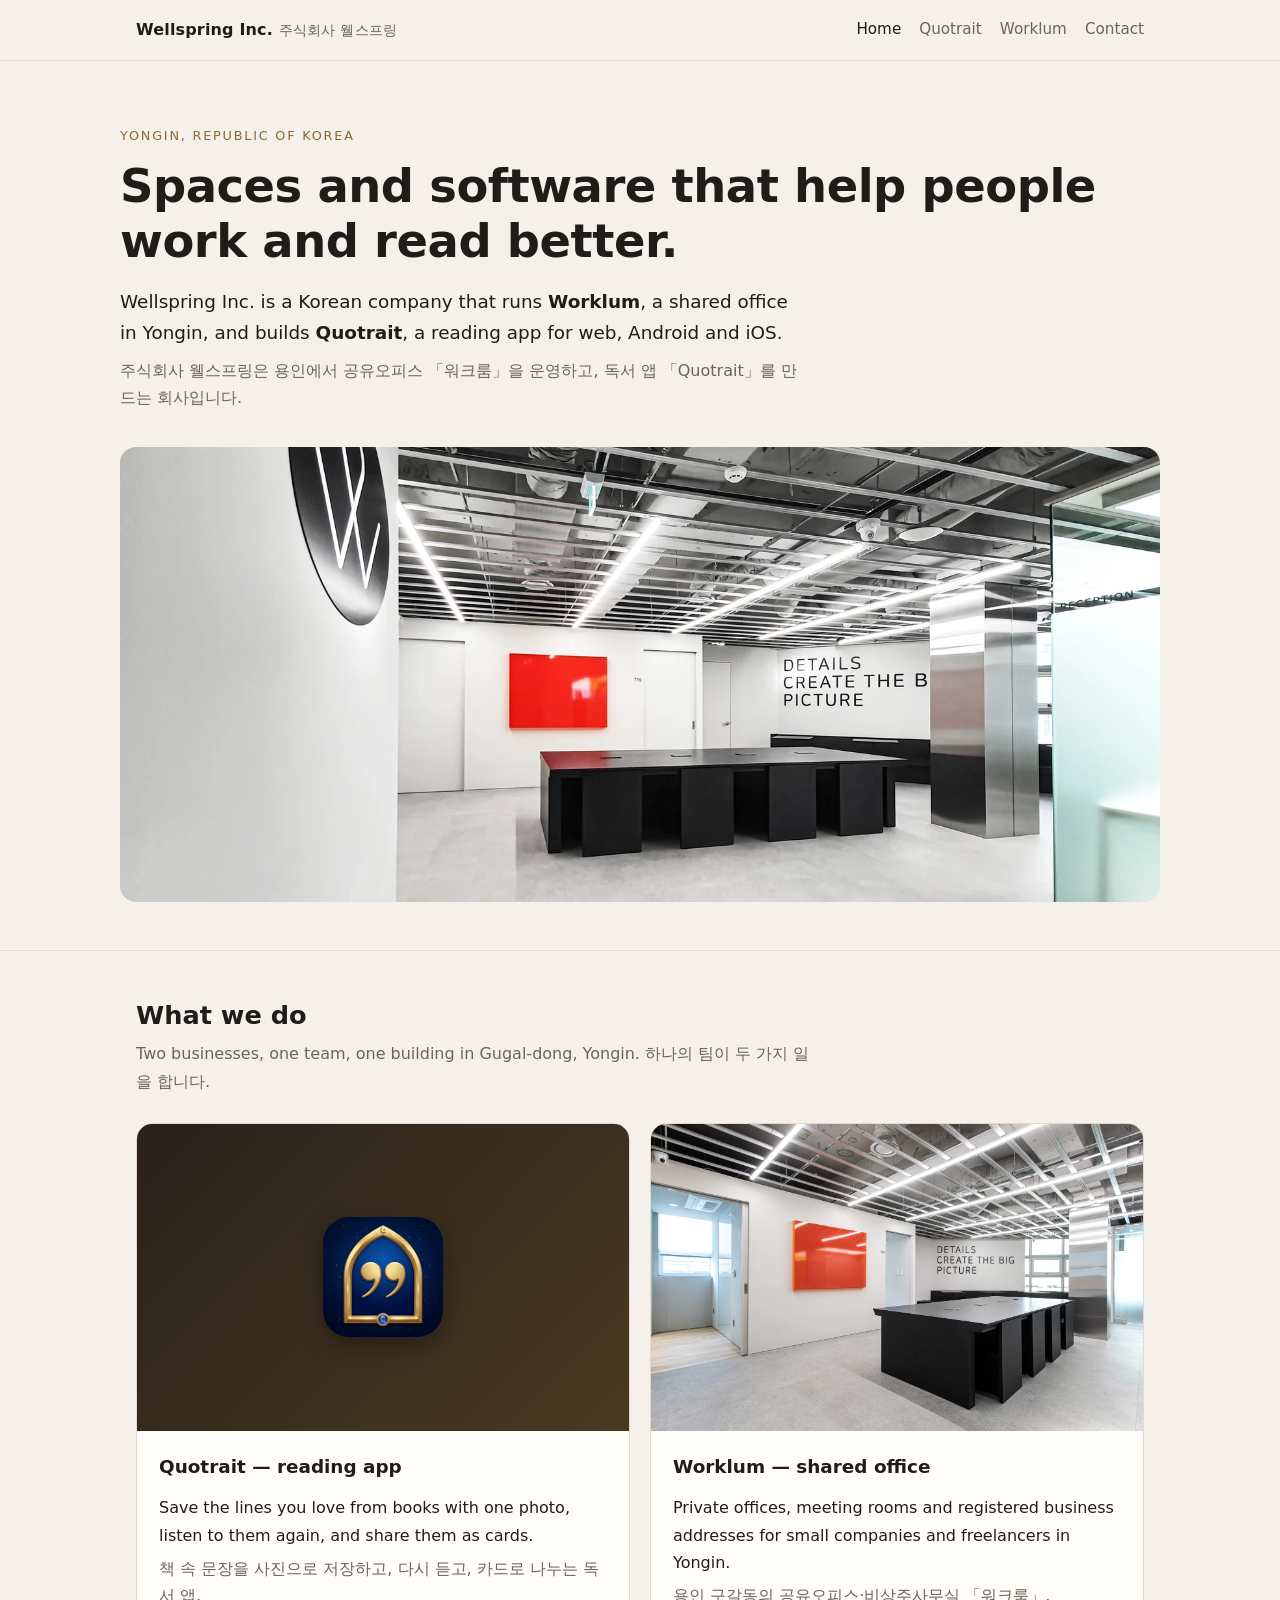
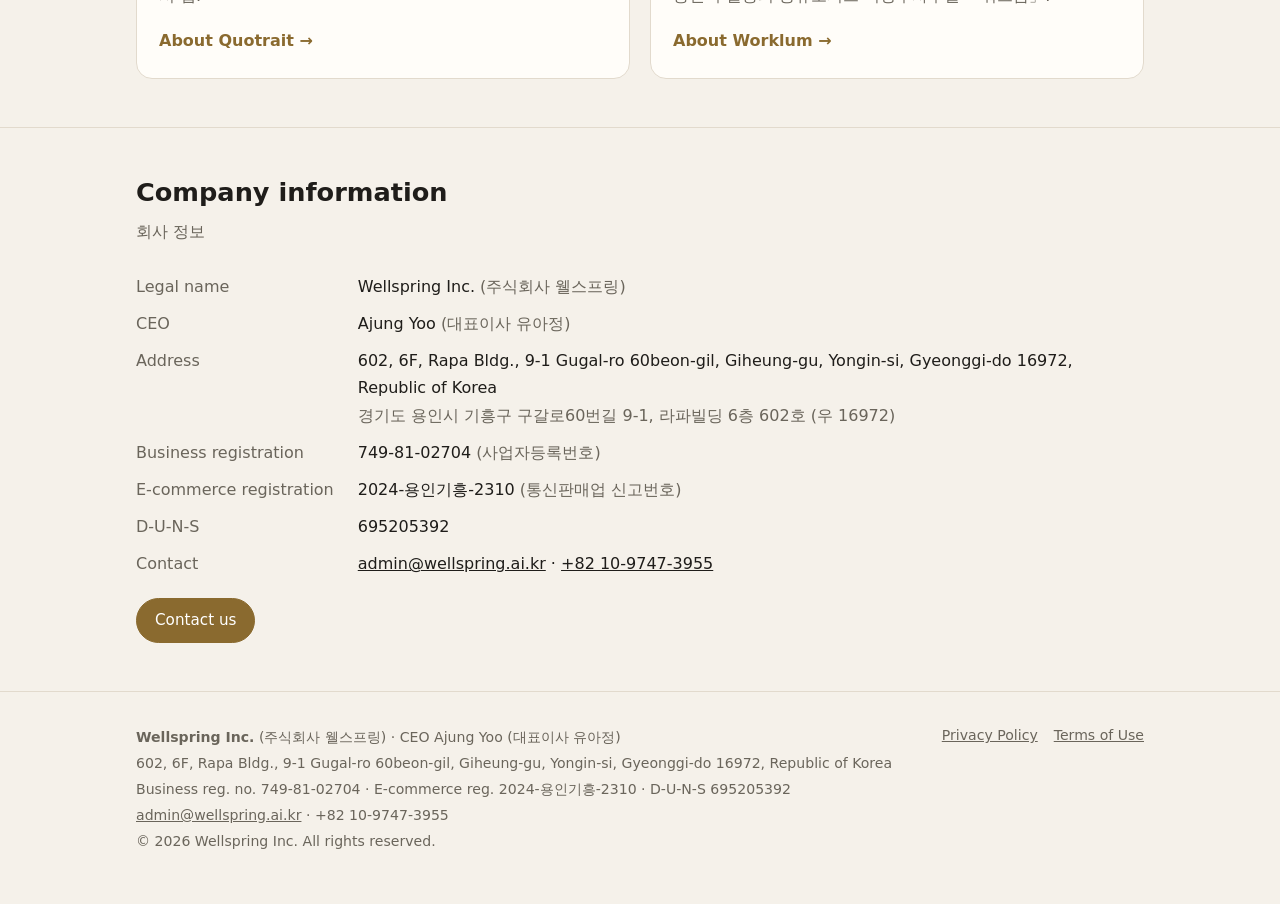
<file: index.html>
<!doctype html>
<html lang="en">
<head>
<meta charset="utf-8">
<meta name="viewport" content="width=device-width, initial-scale=1">
<title>Wellspring Inc. · 주식회사 웰스프링</title>
<meta name="description" content="Wellspring Inc. (주식회사 웰스프링) runs Worklum, a shared office in Yongin, Korea, and develops Quotrait, a reading app for saving and replaying lines from books.">
<link rel="icon" href="/favicon.png" type="image/png">
<link rel="stylesheet" href="/style.css">
</head>
<body>
<header class="top"><div class="wrap">
  <a class="brand" href="/">Wellspring Inc.<span>주식회사 웰스프링</span></a>
  <nav class="nav" aria-label="Main"><a href="/" aria-current="page">Home</a><a href="/quotrait/">Quotrait</a><a href="/worklum.html">Worklum</a><a href="/contact.html">Contact</a></nav>
</div></header>
<main>
<div class="wrap hero">
  <p class="eyebrow">Yongin, Republic of Korea</p>
  <h1>Spaces and software that help people work and read better.</h1>
  <p class="lead">Wellspring Inc. is a Korean company that runs <strong>Worklum</strong>, a shared office in Yongin, and builds <strong>Quotrait</strong>, a reading app for web, Android and iOS.</p>
  <p class="lead ko">주식회사 웰스프링은 용인에서 공유오피스 「워크룸」을 운영하고, 독서 앱 「Quotrait」를 만드는 회사입니다.</p>
  <div class="hero-img"><img src="/img/hero-1600.webp" alt="Worklum shared office lounge on the 7th floor of Rapa Building, Yongin" width="1600" height="700"></div>
</div>

<section><div class="wrap">
  <h2>What we do</h2>
  <p class="sub">Two businesses, one team, one building in Gugal-dong, Yongin. <span class="ko">하나의 팀이 두 가지 일을 합니다.</span></p>
  <div class="grid">
    <article class="card">
      <div class="pic icon"><img src="/img/quotrait-icon-256.png" alt="Quotrait app icon" width="120" height="120"></div>
      <div class="body">
        <h3>Quotrait — reading app</h3>
        <p>Save the lines you love from books with one photo, listen to them again, and share them as cards.</p>
        <p class="ko">책 속 문장을 사진으로 저장하고, 다시 듣고, 카드로 나누는 독서 앱.</p>
        <a class="more" href="/quotrait/">About Quotrait →</a>
      </div>
    </article>
    <article class="card">
      <div class="pic"><img src="/img/lounge-7f.webp" alt="Worklum lounge" width="800" height="500" loading="lazy"></div>
      <div class="body">
        <h3>Worklum — shared office</h3>
        <p>Private offices, meeting rooms and registered business addresses for small companies and freelancers in Yongin.</p>
        <p class="ko">용인 구갈동의 공유오피스·비상주사무실 「워크룸」.</p>
        <a class="more" href="/worklum.html">About Worklum →</a>
      </div>
    </article>
  </div>
</div></section>

<section><div class="wrap">
  <h2>Company information</h2>
  <p class="sub">회사 정보</p>
  <dl class="facts">
    <dt>Legal name</dt><dd>Wellspring Inc. <span class="ko">(주식회사 웰스프링)</span></dd>
    <dt>CEO</dt><dd>Ajung Yoo <span class="ko">(대표이사 유아정)</span></dd>
    <dt>Address</dt><dd>602, 6F, Rapa Bldg., 9-1 Gugal-ro 60beon-gil, Giheung-gu, Yongin-si, Gyeonggi-do 16972, Republic of Korea<br><span class="ko">경기도 용인시 기흥구 구갈로60번길 9-1, 라파빌딩 6층 602호 (우 16972)</span></dd>
    <dt>Business registration</dt><dd>749-81-02704 <span class="ko">(사업자등록번호)</span></dd>
    <dt>E-commerce registration</dt><dd>2024-용인기흥-2310 <span class="ko">(통신판매업 신고번호)</span></dd>
    <dt>D-U-N-S</dt><dd>695205392</dd>
    <dt>Contact</dt><dd><a href="mailto:admin@wellspring.ai.kr">admin@wellspring.ai.kr</a> · <a href="tel:+821097473955">+82 10-9747-3955</a></dd>
  </dl>
  <div class="btns"><a class="btn primary" href="/contact.html">Contact us</a></div>
</div></section>
</main>
<footer><div class="wrap cols">
  <div>
    <p><strong>Wellspring Inc.</strong> (주식회사 웰스프링) · CEO Ajung Yoo (대표이사 유아정)</p>
    <p>602, 6F, Rapa Bldg., 9-1 Gugal-ro 60beon-gil, Giheung-gu, Yongin-si, Gyeonggi-do 16972, Republic of Korea</p>
    <p>Business reg. no. 749-81-02704 · E-commerce reg. 2024-용인기흥-2310 · D-U-N-S 695205392</p>
    <p><a href="mailto:admin@wellspring.ai.kr">admin@wellspring.ai.kr</a> · +82 10-9747-3955</p>
    <p>© 2026 Wellspring Inc. All rights reserved.</p>
  </div>
  <nav aria-label="Legal"><a href="/quotrait/privacy.html">Privacy Policy</a><a href="/quotrait/terms.html">Terms of Use</a></nav>
</div></footer>
</body>
</html>
</file>
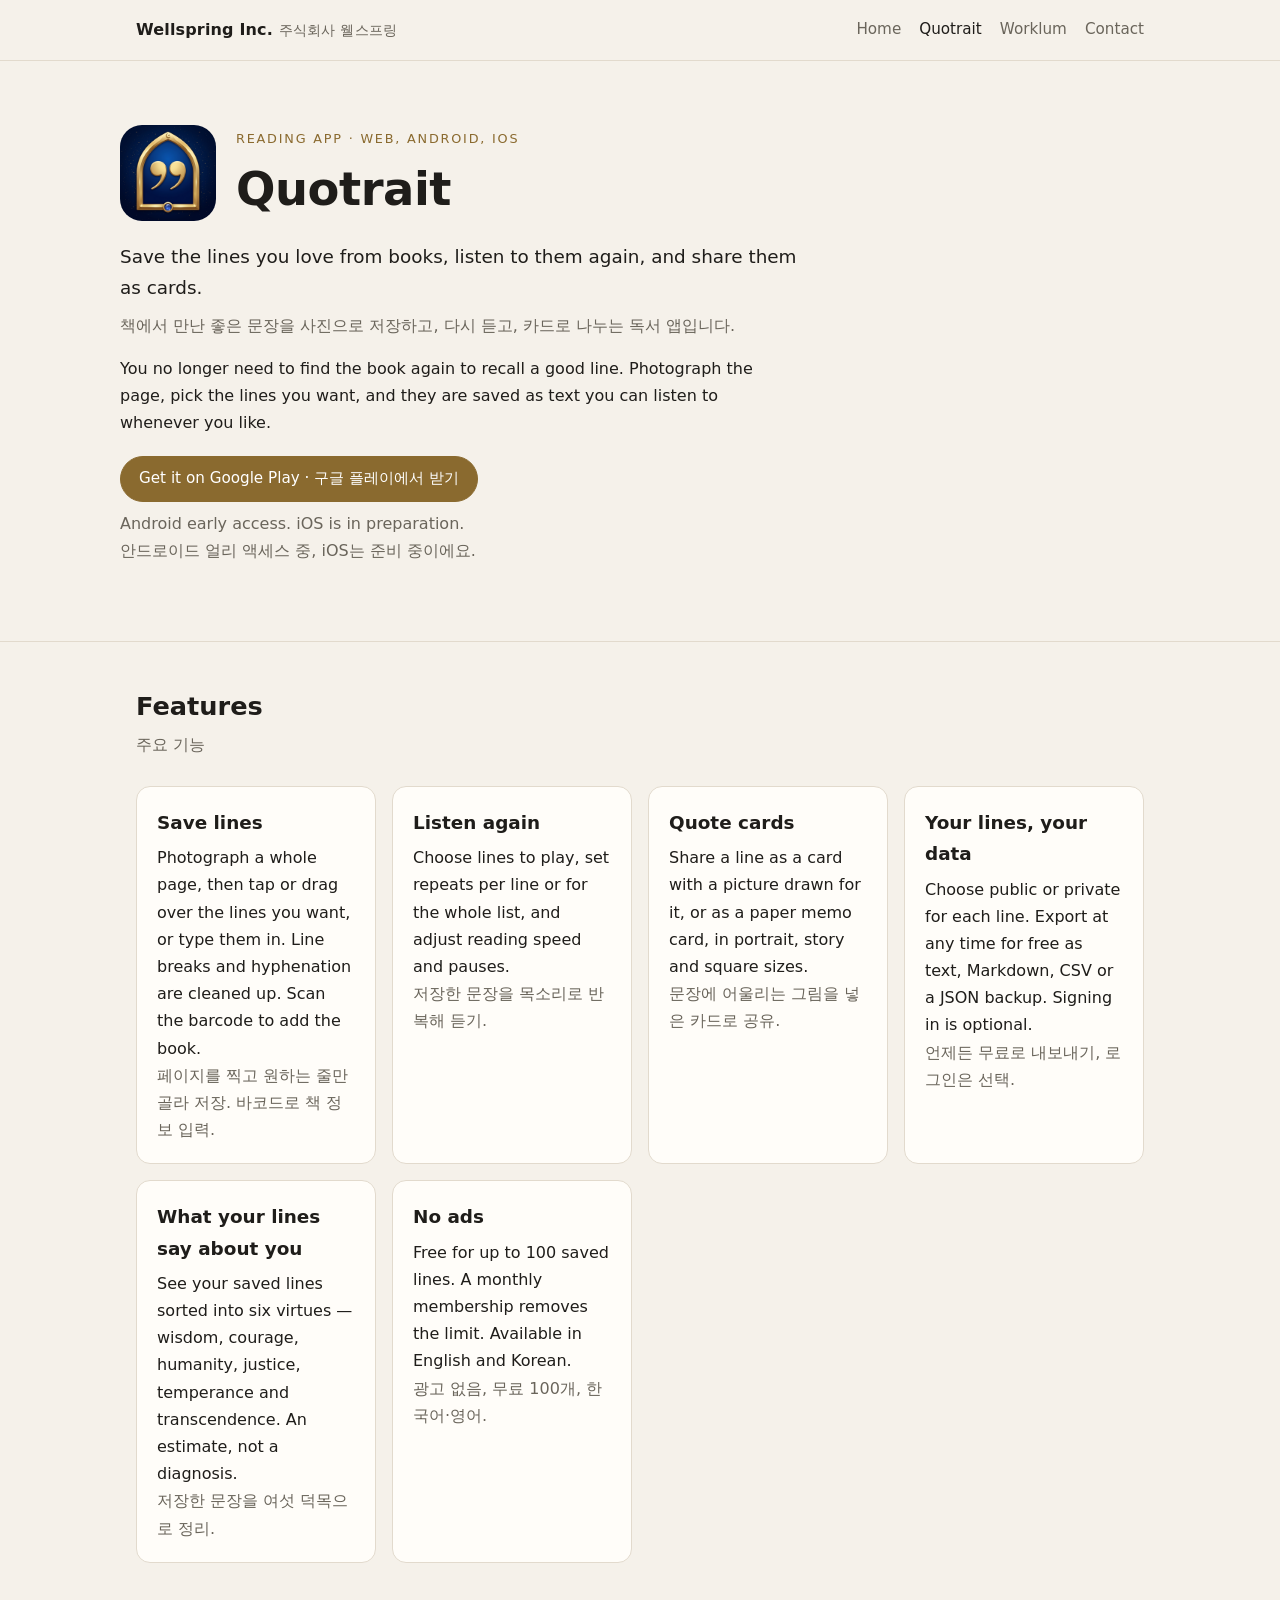
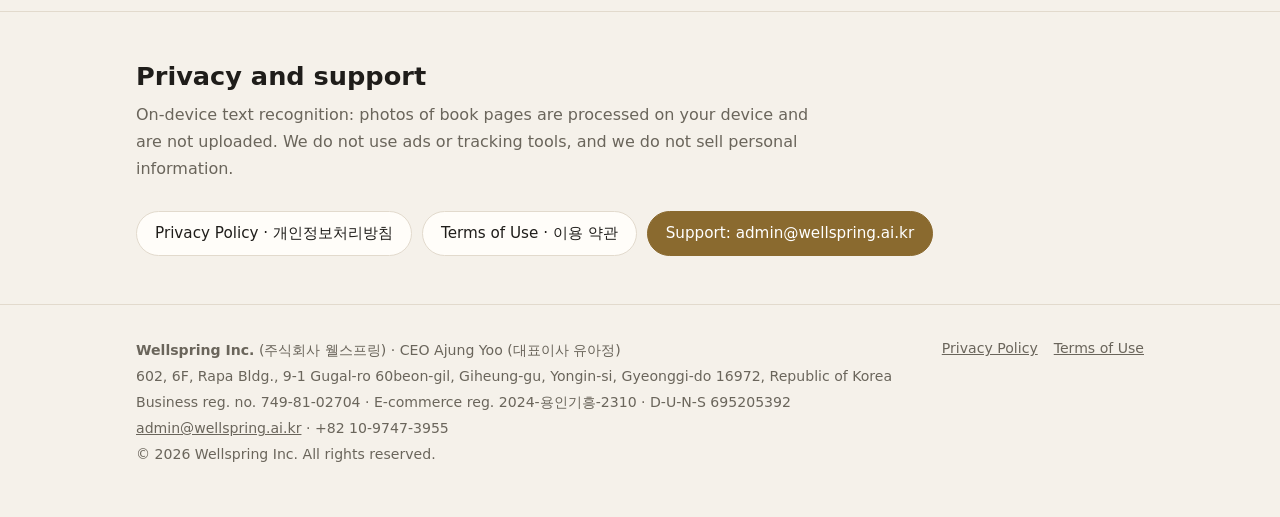
<file: quotrait/index.html>
<!doctype html>
<html lang="en">
<head>
<meta charset="utf-8">
<meta name="viewport" content="width=device-width, initial-scale=1">
<title>Quotrait — Save, replay and share lines from books</title>
<meta name="description" content="Quotrait is a reading app by Wellspring Inc. Photograph a page to save the lines you love, listen to them again, and share them as cards.">
<link rel="icon" href="/favicon.png" type="image/png">
<link rel="stylesheet" href="/style.css">
</head>
<body>
<header class="top"><div class="wrap">
  <a class="brand" href="/">Wellspring Inc.<span>주식회사 웰스프링</span></a>
  <nav class="nav" aria-label="Main"><a href="/">Home</a><a href="/quotrait/" aria-current="page">Quotrait</a><a href="/worklum.html">Worklum</a><a href="/contact.html">Contact</a></nav>
</div></header>
<main>
<div class="wrap hero">
  <div class="app-head">
    <img src="/img/quotrait-icon-256.png" alt="Quotrait app icon" width="96" height="96">
    <div>
      <p class="eyebrow">Reading app · Web, Android, iOS</p>
      <h1 style="margin:0">Quotrait</h1>
    </div>
  </div>
  <p class="lead" style="margin-top:20px">Save the lines you love from books, listen to them again, and share them as cards.</p>
  <p class="lead ko">책에서 만난 좋은 문장을 사진으로 저장하고, 다시 듣고, 카드로 나누는 독서 앱입니다.</p>
  <p style="max-width:680px">You no longer need to find the book again to recall a good line. Photograph the page, pick the lines you want, and they are saved as text you can listen to whenever you like.</p>
  <div class="btns" style="margin-top:20px">
    <a class="btn primary" href="https://play.google.com/store/apps/details?id=app.quotrait">Get it on Google Play · 구글 플레이에서 받기</a>
  </div>
  <p class="sub" style="margin-top:8px">Android early access. iOS is in preparation.<br>안드로이드 얼리 액세스 중, iOS는 준비 중이에요.</p>
</div>

<section><div class="wrap">
  <h2>Features</h2>
  <p class="sub">주요 기능</p>
  <div class="feature-grid">
    <div class="feature"><h3>Save lines</h3><p>Photograph a whole page, then tap or drag over the lines you want, or type them in. Line breaks and hyphenation are cleaned up. Scan the barcode to add the book.</p><p class="ko">페이지를 찍고 원하는 줄만 골라 저장. 바코드로 책 정보 입력.</p></div>
    <div class="feature"><h3>Listen again</h3><p>Choose lines to play, set repeats per line or for the whole list, and adjust reading speed and pauses.</p><p class="ko">저장한 문장을 목소리로 반복해 듣기.</p></div>
    <div class="feature"><h3>Quote cards</h3><p>Share a line as a card with a picture drawn for it, or as a paper memo card, in portrait, story and square sizes.</p><p class="ko">문장에 어울리는 그림을 넣은 카드로 공유.</p></div>
    <div class="feature"><h3>Your lines, your data</h3><p>Choose public or private for each line. Export at any time for free as text, Markdown, CSV or a JSON backup. Signing in is optional.</p><p class="ko">언제든 무료로 내보내기, 로그인은 선택.</p></div>
    <div class="feature"><h3>What your lines say about you</h3><p>See your saved lines sorted into six virtues — wisdom, courage, humanity, justice, temperance and transcendence. An estimate, not a diagnosis.</p><p class="ko">저장한 문장을 여섯 덕목으로 정리.</p></div>
    <div class="feature"><h3>No ads</h3><p>Free for up to 100 saved lines. A monthly membership removes the limit. Available in English and Korean.</p><p class="ko">광고 없음, 무료 100개, 한국어·영어.</p></div>
  </div>
</div></section>

<section><div class="wrap">
  <h2>Privacy and support</h2>
  <p class="sub">On-device text recognition: photos of book pages are processed on your device and are not uploaded. We do not use ads or tracking tools, and we do not sell personal information.</p>
  <div class="btns">
    <a class="btn" href="/quotrait/privacy.html">Privacy Policy · 개인정보처리방침</a>
    <a class="btn" href="/quotrait/terms.html">Terms of Use · 이용 약관</a>
    <a class="btn primary" href="mailto:admin@wellspring.ai.kr?subject=Quotrait%20support">Support: admin@wellspring.ai.kr</a>
  </div>
</div></section>
</main>
<footer><div class="wrap cols">
  <div>
    <p><strong>Wellspring Inc.</strong> (주식회사 웰스프링) · CEO Ajung Yoo (대표이사 유아정)</p>
    <p>602, 6F, Rapa Bldg., 9-1 Gugal-ro 60beon-gil, Giheung-gu, Yongin-si, Gyeonggi-do 16972, Republic of Korea</p>
    <p>Business reg. no. 749-81-02704 · E-commerce reg. 2024-용인기흥-2310 · D-U-N-S 695205392</p>
    <p><a href="mailto:admin@wellspring.ai.kr">admin@wellspring.ai.kr</a> · +82 10-9747-3955</p>
    <p>© 2026 Wellspring Inc. All rights reserved.</p>
  </div>
  <nav aria-label="Legal"><a href="/quotrait/privacy.html">Privacy Policy</a><a href="/quotrait/terms.html">Terms of Use</a></nav>
</div></footer>
</body>
</html>
</file>
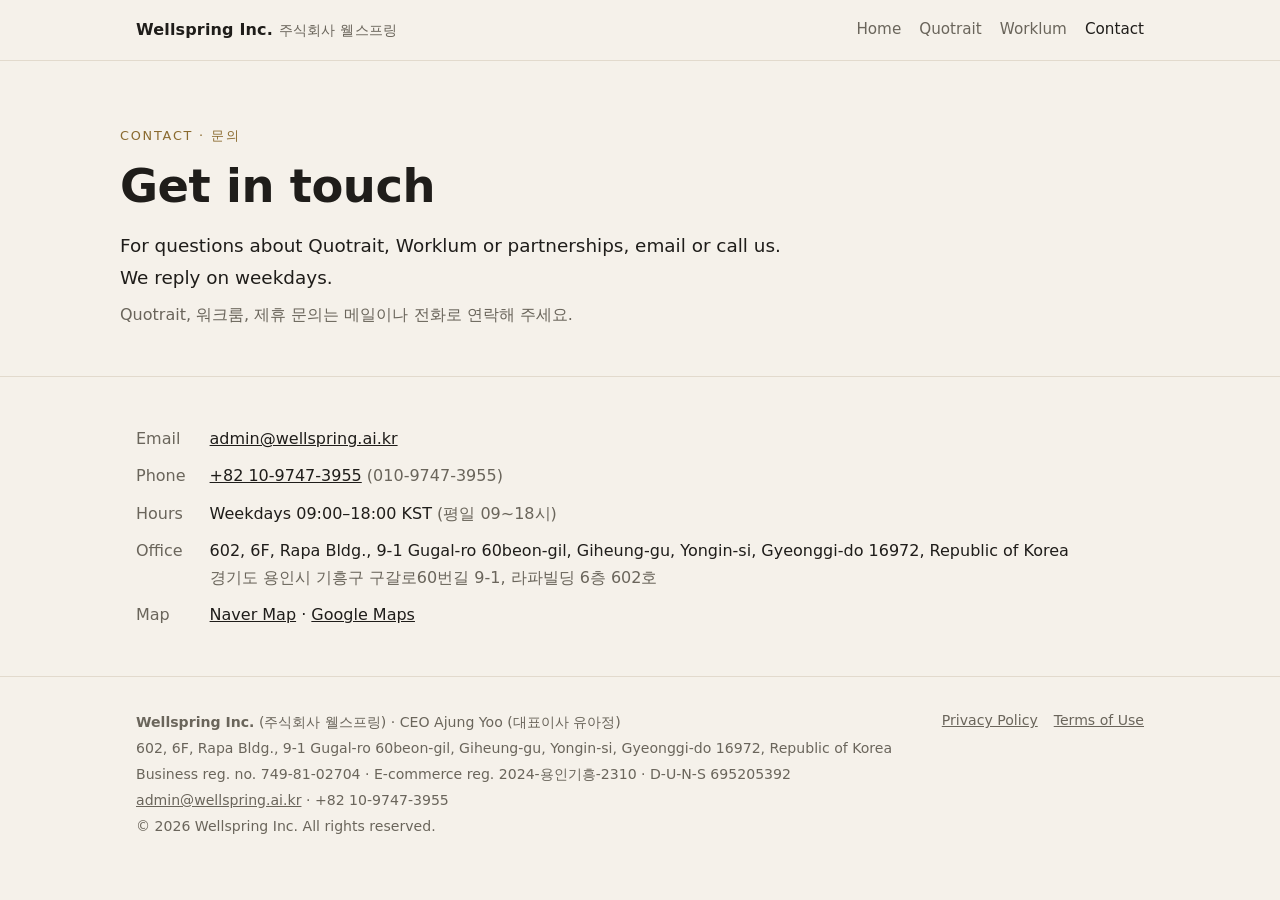
<file: contact.html>
<!doctype html>
<html lang="en">
<head>
<meta charset="utf-8">
<meta name="viewport" content="width=device-width, initial-scale=1">
<title>Contact · Wellspring Inc.</title>
<meta name="description" content="Contact Wellspring Inc. (주식회사 웰스프링): email, phone and office address in Yongin, Korea.">
<link rel="icon" href="/favicon.png" type="image/png">
<link rel="stylesheet" href="/style.css">
</head>
<body>
<header class="top"><div class="wrap">
  <a class="brand" href="/">Wellspring Inc.<span>주식회사 웰스프링</span></a>
  <nav class="nav" aria-label="Main"><a href="/">Home</a><a href="/quotrait/">Quotrait</a><a href="/worklum.html">Worklum</a><a href="/contact.html" aria-current="page">Contact</a></nav>
</div></header>
<main>
<div class="wrap hero">
  <p class="eyebrow">Contact · 문의</p>
  <h1>Get in touch</h1>
  <p class="lead">For questions about Quotrait, Worklum or partnerships, email or call us. We reply on weekdays.</p>
  <p class="lead ko">Quotrait, 워크룸, 제휴 문의는 메일이나 전화로 연락해 주세요.</p>
</div>
<section><div class="wrap">
  <dl class="facts">
    <dt>Email</dt><dd><a href="mailto:admin@wellspring.ai.kr">admin@wellspring.ai.kr</a></dd>
    <dt>Phone</dt><dd><a href="tel:+821097473955">+82 10-9747-3955</a> <span class="ko">(010-9747-3955)</span></dd>
    <dt>Hours</dt><dd>Weekdays 09:00–18:00 KST <span class="ko">(평일 09~18시)</span></dd>
    <dt>Office</dt><dd>602, 6F, Rapa Bldg., 9-1 Gugal-ro 60beon-gil, Giheung-gu, Yongin-si, Gyeonggi-do 16972, Republic of Korea<br><span class="ko">경기도 용인시 기흥구 구갈로60번길 9-1, 라파빌딩 6층 602호</span></dd>
    <dt>Map</dt><dd><a href="https://map.naver.com/p/search/%EC%9A%A9%EC%9D%B8%EC%8B%9C%20%EA%B8%B0%ED%9D%A5%EA%B5%AC%20%EA%B5%AC%EA%B0%88%EB%A1%9C60%EB%B2%88%EA%B8%B8%209-1" rel="noopener">Naver Map</a> · <a href="https://www.google.com/maps/search/?api=1&amp;query=9-1+Gugal-ro+60beon-gil+Giheung-gu+Yongin" rel="noopener">Google Maps</a></dd>
  </dl>
</div></section>
</main>
<footer><div class="wrap cols">
  <div>
    <p><strong>Wellspring Inc.</strong> (주식회사 웰스프링) · CEO Ajung Yoo (대표이사 유아정)</p>
    <p>602, 6F, Rapa Bldg., 9-1 Gugal-ro 60beon-gil, Giheung-gu, Yongin-si, Gyeonggi-do 16972, Republic of Korea</p>
    <p>Business reg. no. 749-81-02704 · E-commerce reg. 2024-용인기흥-2310 · D-U-N-S 695205392</p>
    <p><a href="mailto:admin@wellspring.ai.kr">admin@wellspring.ai.kr</a> · +82 10-9747-3955</p>
    <p>© 2026 Wellspring Inc. All rights reserved.</p>
  </div>
  <nav aria-label="Legal"><a href="/quotrait/privacy.html">Privacy Policy</a><a href="/quotrait/terms.html">Terms of Use</a></nav>
</div></footer>
</body>
</html>
</file>
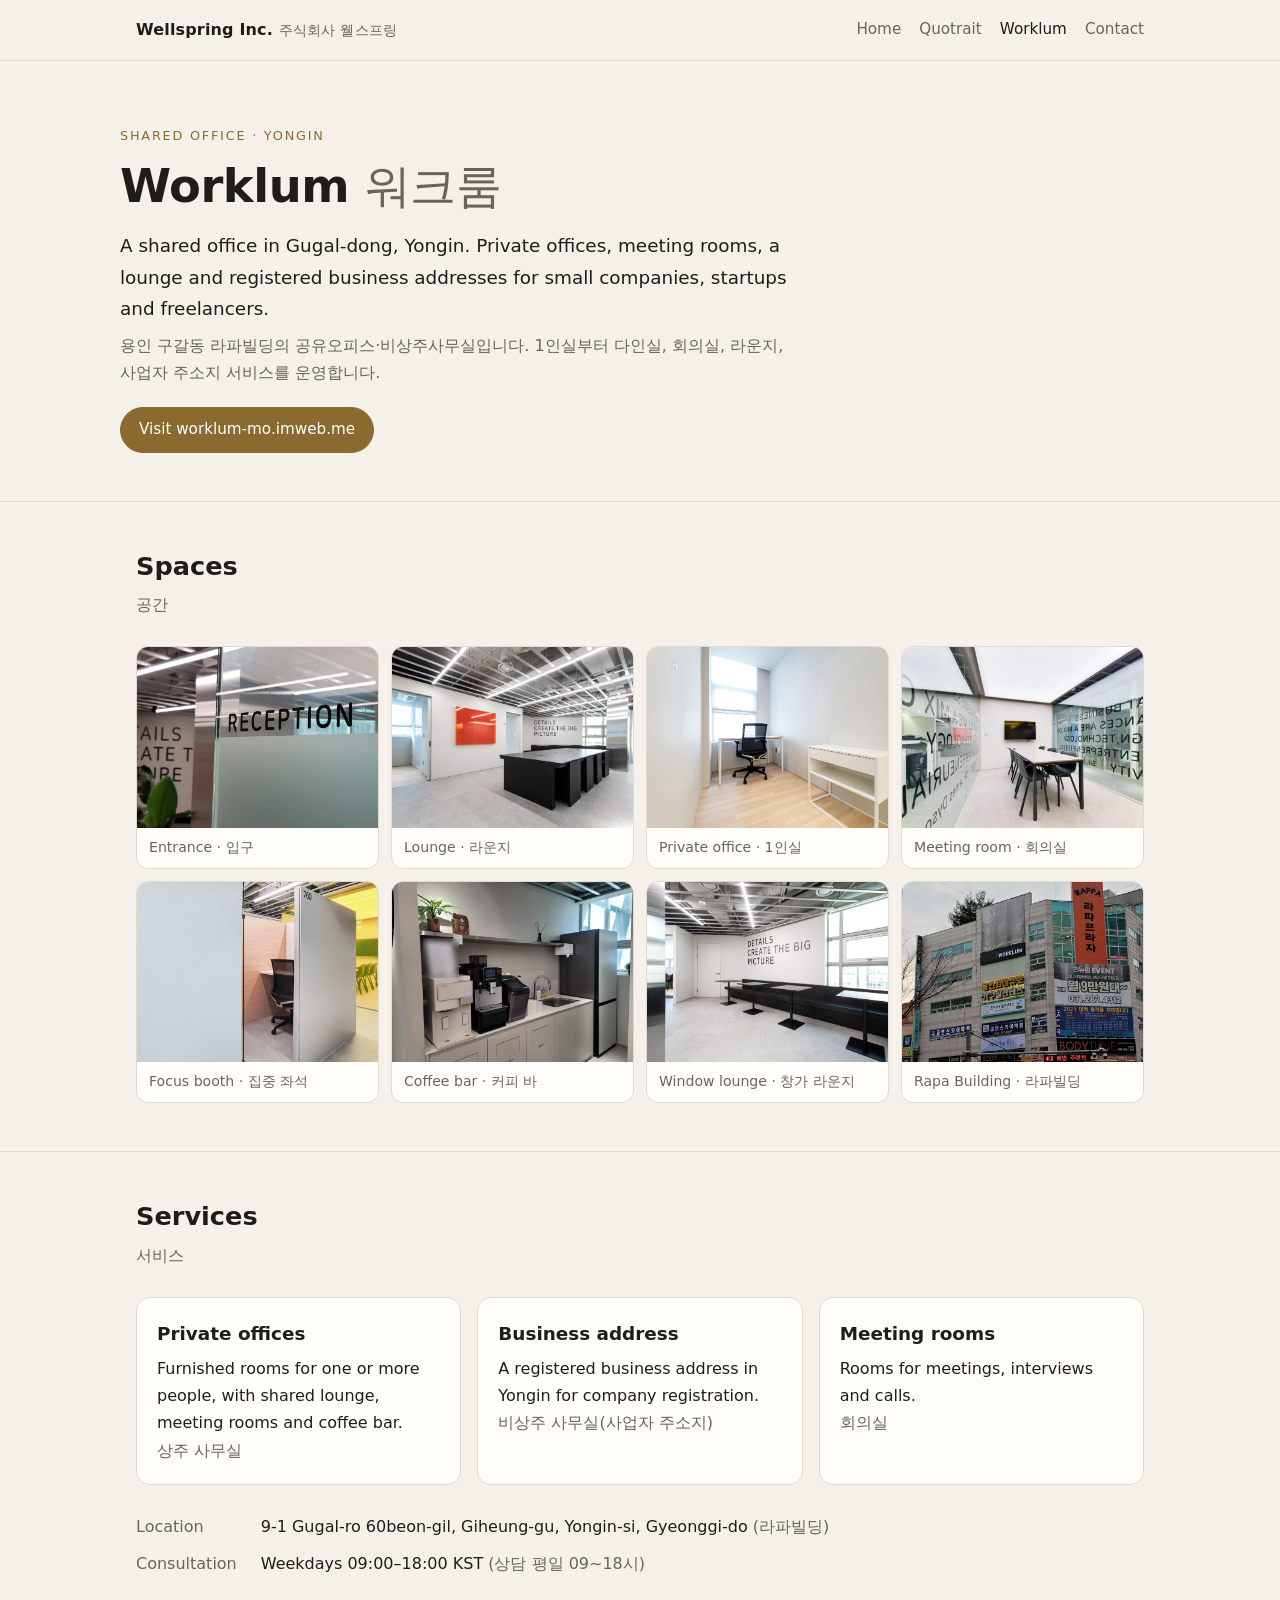
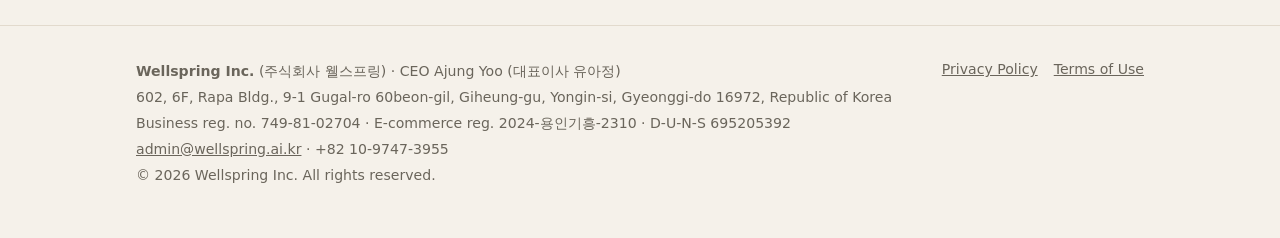
<file: worklum.html>
<!doctype html>
<html lang="en">
<head>
<meta charset="utf-8">
<meta name="viewport" content="width=device-width, initial-scale=1">
<title>Worklum — Shared office in Yongin · 워크룸</title>
<meta name="description" content="Worklum is a shared office in Gugal-dong, Yongin, run by Wellspring Inc. Private offices, meeting rooms, lounge and registered business addresses.">
<link rel="icon" href="/favicon.png" type="image/png">
<link rel="stylesheet" href="/style.css">
</head>
<body>
<header class="top"><div class="wrap">
  <a class="brand" href="/">Wellspring Inc.<span>주식회사 웰스프링</span></a>
  <nav class="nav" aria-label="Main"><a href="/">Home</a><a href="/quotrait/">Quotrait</a><a href="/worklum.html" aria-current="page">Worklum</a><a href="/contact.html">Contact</a></nav>
</div></header>
<main>
<div class="wrap hero">
  <p class="eyebrow">Shared office · Yongin</p>
  <h1>Worklum <span class="ko" style="font-weight:500">워크룸</span></h1>
  <p class="lead">A shared office in Gugal-dong, Yongin. Private offices, meeting rooms, a lounge and registered business addresses for small companies, startups and freelancers.</p>
  <p class="lead ko">용인 구갈동 라파빌딩의 공유오피스·비상주사무실입니다. 1인실부터 다인실, 회의실, 라운지, 사업자 주소지 서비스를 운영합니다.</p>
  <div class="btns"><a class="btn primary" href="https://worklum-mo.imweb.me/" rel="noopener">Visit worklum-mo.imweb.me</a></div>
</div>

<section><div class="wrap">
  <h2>Spaces</h2>
  <p class="sub">공간</p>
  <div class="gallery">
    <figure><img src="/img/reception-7f.webp" alt="Worklum entrance and reception" loading="lazy"><figcaption>Entrance · 입구</figcaption></figure>
    <figure><img src="/img/lounge-7f.webp" alt="Worklum lounge" loading="lazy"><figcaption>Lounge · 라운지</figcaption></figure>
    <figure><img src="/img/room1-7f.webp" alt="Private office" loading="lazy"><figcaption>Private office · 1인실</figcaption></figure>
    <figure><img src="/img/meeting-7f.webp" alt="Meeting room" loading="lazy"><figcaption>Meeting room · 회의실</figcaption></figure>
    <figure><img src="/img/booth-7f.webp" alt="Focus booth" loading="lazy"><figcaption>Focus booth · 집중 좌석</figcaption></figure>
    <figure><img src="/img/coffee-7f.webp" alt="Coffee bar" loading="lazy"><figcaption>Coffee bar · 커피 바</figcaption></figure>
    <figure><img src="/img/window-lounge-7f.webp" alt="Window lounge" loading="lazy"><figcaption>Window lounge · 창가 라운지</figcaption></figure>
    <figure><img src="/img/building-exterior.webp" alt="Rapa Building exterior" loading="lazy"><figcaption>Rapa Building · 라파빌딩</figcaption></figure>
  </div>
</div></section>

<section><div class="wrap">
  <h2>Services</h2>
  <p class="sub">서비스</p>
  <div class="feature-grid">
    <div class="feature"><h3>Private offices</h3><p>Furnished rooms for one or more people, with shared lounge, meeting rooms and coffee bar.</p><p class="ko">상주 사무실</p></div>
    <div class="feature"><h3>Business address</h3><p>A registered business address in Yongin for company registration.</p><p class="ko">비상주 사무실(사업자 주소지)</p></div>
    <div class="feature"><h3>Meeting rooms</h3><p>Rooms for meetings, interviews and calls.</p><p class="ko">회의실</p></div>
  </div>
  <dl class="facts" style="margin-top:28px">
    <dt>Location</dt><dd>9-1 Gugal-ro 60beon-gil, Giheung-gu, Yongin-si, Gyeonggi-do <span class="ko">(라파빌딩)</span></dd>
    <dt>Consultation</dt><dd>Weekdays 09:00–18:00 KST <span class="ko">(상담 평일 09~18시)</span></dd>
  </dl>
</div></section>
</main>
<footer><div class="wrap cols">
  <div>
    <p><strong>Wellspring Inc.</strong> (주식회사 웰스프링) · CEO Ajung Yoo (대표이사 유아정)</p>
    <p>602, 6F, Rapa Bldg., 9-1 Gugal-ro 60beon-gil, Giheung-gu, Yongin-si, Gyeonggi-do 16972, Republic of Korea</p>
    <p>Business reg. no. 749-81-02704 · E-commerce reg. 2024-용인기흥-2310 · D-U-N-S 695205392</p>
    <p><a href="mailto:admin@wellspring.ai.kr">admin@wellspring.ai.kr</a> · +82 10-9747-3955</p>
    <p>© 2026 Wellspring Inc. All rights reserved.</p>
  </div>
  <nav aria-label="Legal"><a href="/quotrait/privacy.html">Privacy Policy</a><a href="/quotrait/terms.html">Terms of Use</a></nav>
</div></footer>
</body>
</html>
</file>
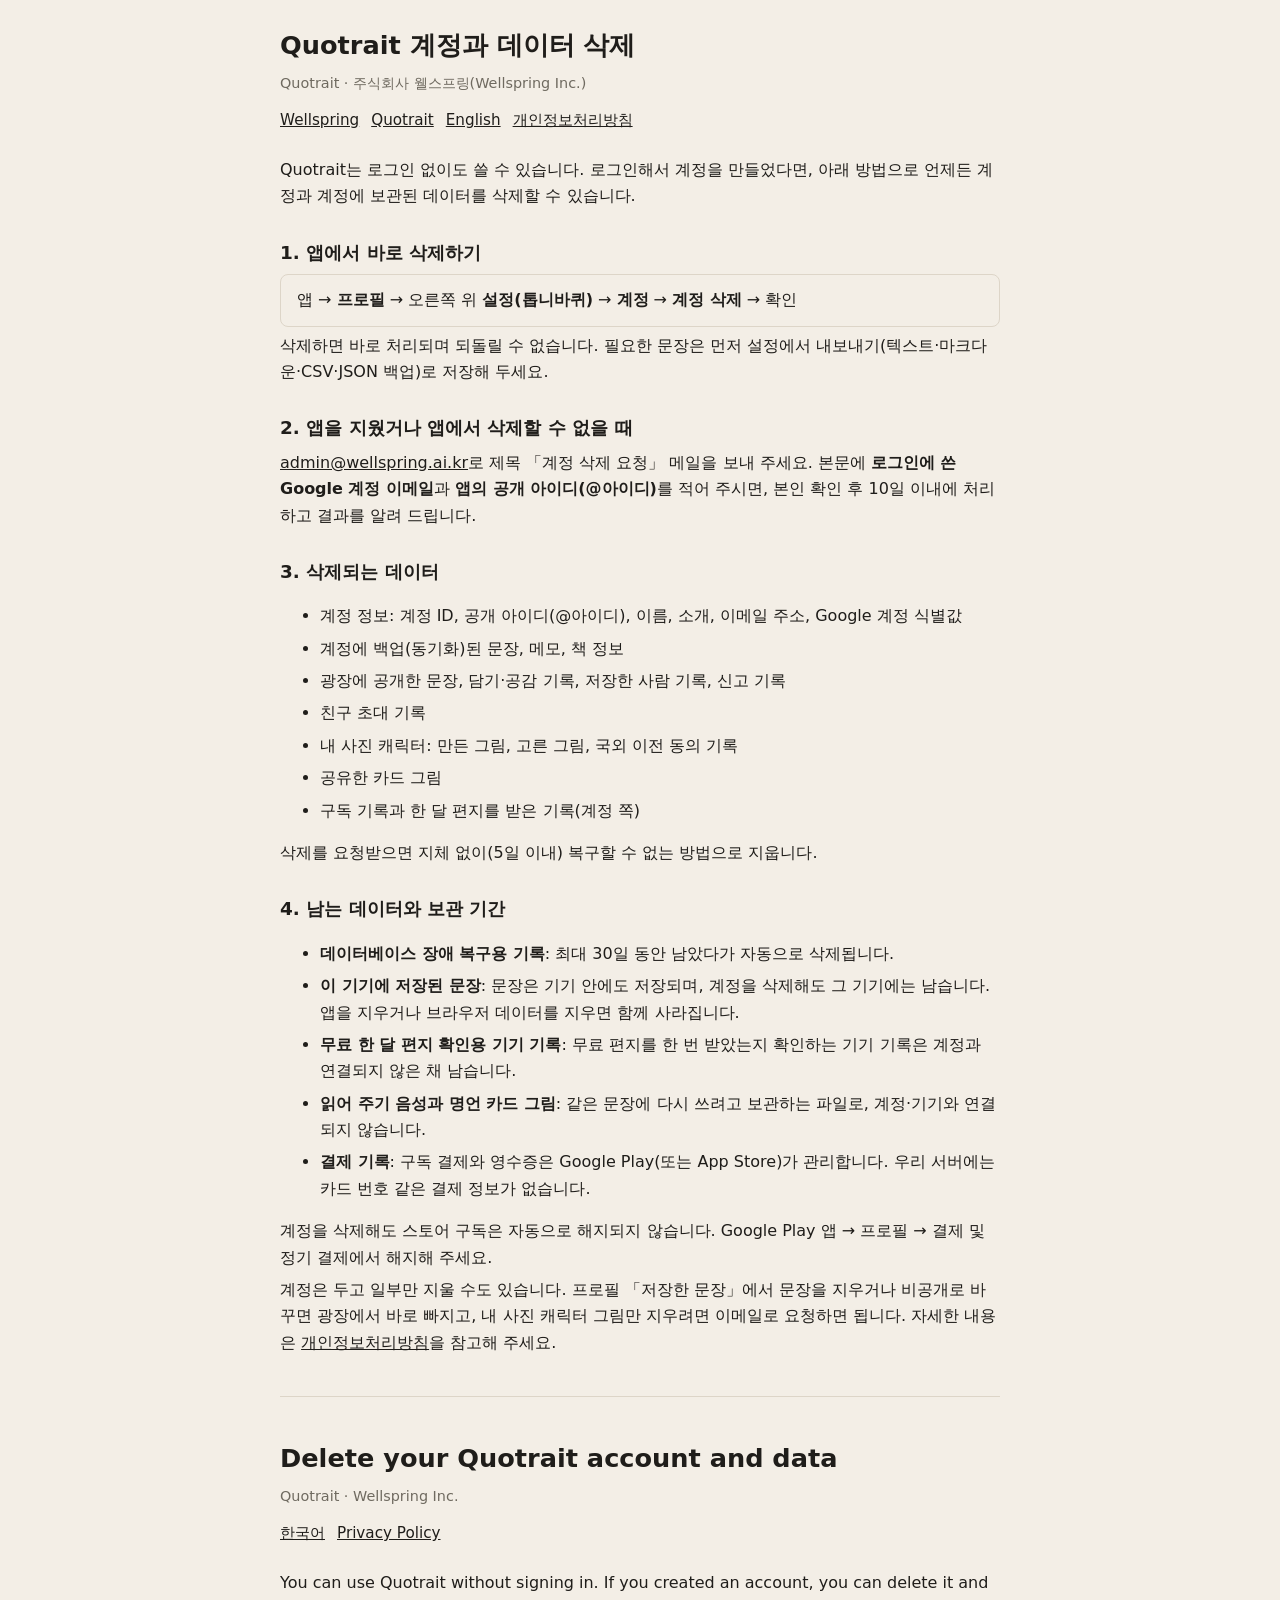
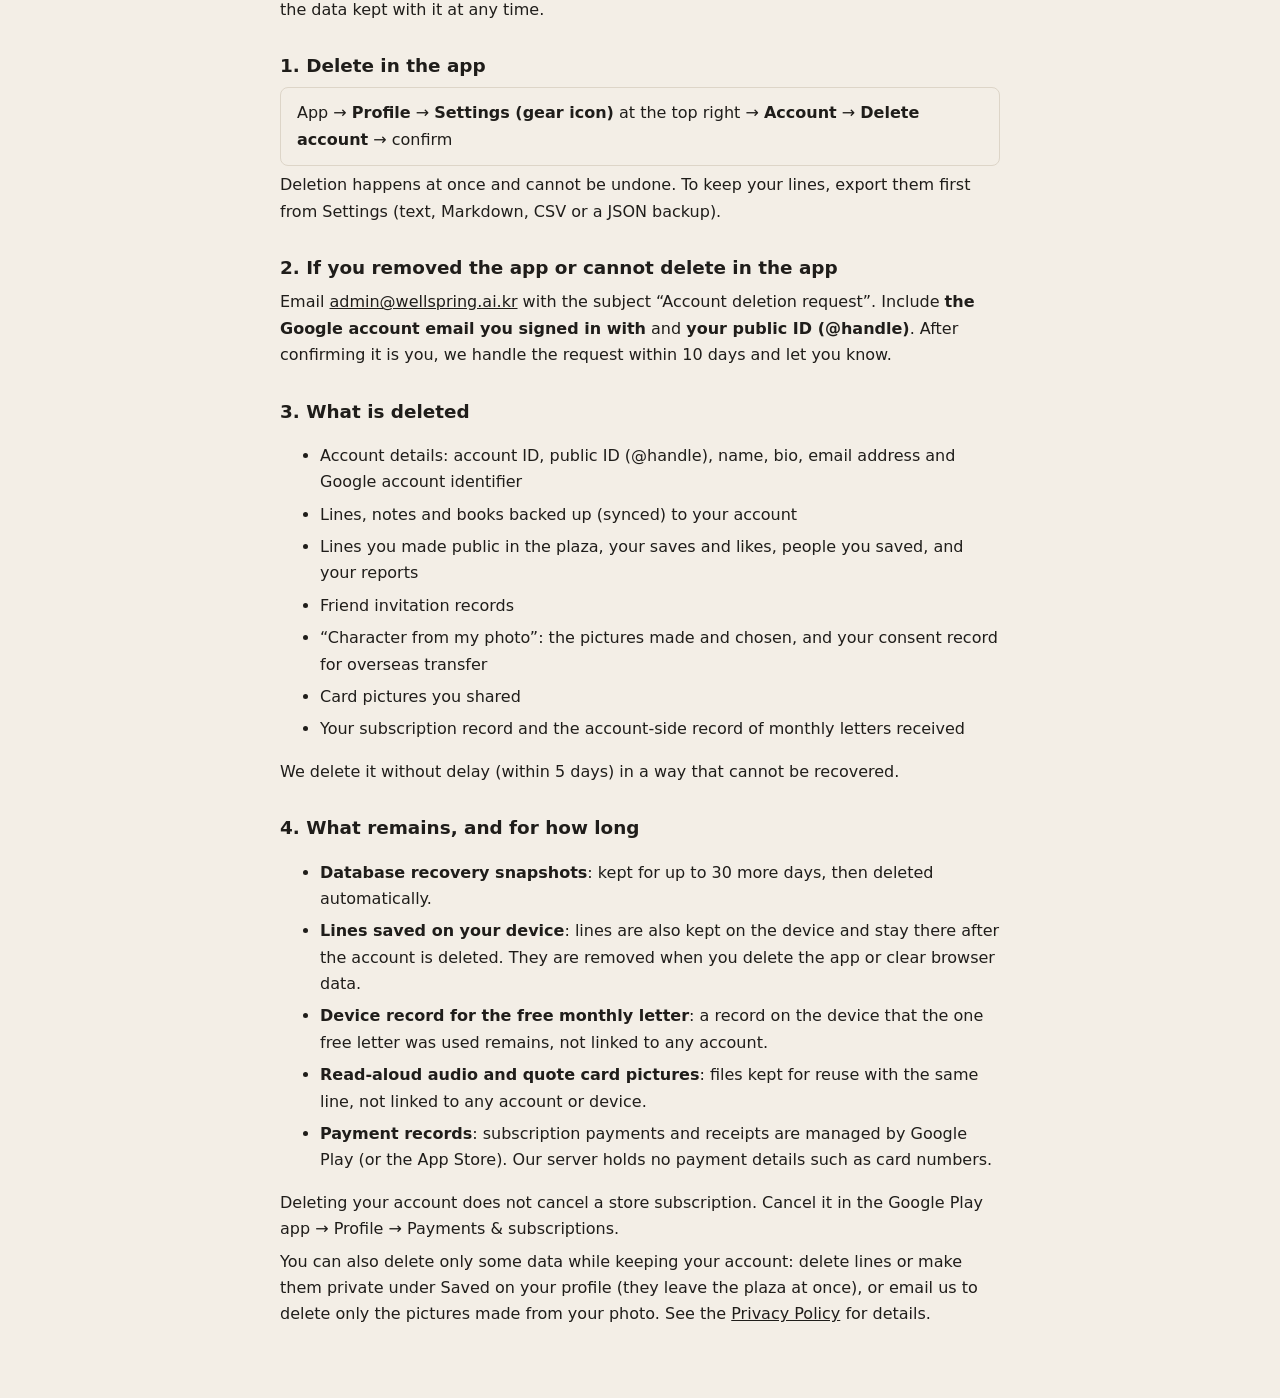
<file: quotrait/delete-account.html>
<!doctype html>
<html lang="ko"><head><meta charset="utf-8"><meta name="viewport" content="width=device-width, initial-scale=1">
<title>Quotrait 계정과 데이터 삭제 · Delete your account</title>
<meta name="description" content="Quotrait 계정과 데이터를 삭제하는 방법. How to delete your Quotrait account and data.">
<style>:root { color-scheme: light dark; --bg: #F3EEE6; --ink: #1F1D1A; --muted: #6F6A60; --rule: #DDD5C8; }
@media (prefers-color-scheme: dark) { :root { --bg: #161417; --ink: #ECE7DD; --muted: #9A948A; --rule: #2E2B2F; } }
body { margin: 0; background: var(--bg); color: var(--ink); font: 16px/1.65 system-ui, -apple-system, "Noto Sans KR", sans-serif; }
main { max-width: 720px; margin: 0 auto; padding: 24px 16px 64px; }
h1 { font-size: 1.6rem; margin: 0 0 4px; } h2 { font-size: 1.15rem; margin: 28px 0 6px; }
p, li { margin: 6px 0; } .muted { color: var(--muted); font-size: .9rem; }
nav { display: flex; flex-wrap: wrap; gap: 12px; margin: 12px 0 24px; font-size: .95rem; } a { color: inherit; }
hr { border: 0; border-top: 1px solid var(--rule); margin: 40px 0; }
.steps { padding: 12px 16px; border: 1px solid var(--rule); border-radius: 8px; }
</style></head>
<body><main>
<h1>Quotrait 계정과 데이터 삭제</h1>
<p class="muted">Quotrait · 주식회사 웰스프링(Wellspring Inc.)</p>
<nav><a href="/">Wellspring</a><a href="/quotrait/">Quotrait</a><a href="#en">English</a><a href="./privacy.html">개인정보처리방침</a></nav>

<p>Quotrait는 로그인 없이도 쓸 수 있습니다. 로그인해서 계정을 만들었다면, 아래 방법으로 언제든 계정과 계정에 보관된 데이터를 삭제할 수 있습니다.</p>

<h2>1. 앱에서 바로 삭제하기</h2>
<p class="steps">앱 → <strong>프로필</strong> → 오른쪽 위 <strong>설정(톱니바퀴)</strong> → <strong>계정</strong> → <strong>계정 삭제</strong> → 확인</p>
<p>삭제하면 바로 처리되며 되돌릴 수 없습니다. 필요한 문장은 먼저 설정에서 내보내기(텍스트·마크다운·CSV·JSON 백업)로 저장해 두세요.</p>

<h2>2. 앱을 지웠거나 앱에서 삭제할 수 없을 때</h2>
<p><a href="mailto:admin@wellspring.ai.kr?subject=%EA%B3%84%EC%A0%95%20%EC%82%AD%EC%A0%9C%20%EC%9A%94%EC%B2%AD">admin@wellspring.ai.kr</a>로 제목 「계정 삭제 요청」 메일을 보내 주세요. 본문에 <strong>로그인에 쓴 Google 계정 이메일</strong>과 <strong>앱의 공개 아이디(@아이디)</strong>를 적어 주시면, 본인 확인 후 10일 이내에 처리하고 결과를 알려 드립니다.</p>

<h2>3. 삭제되는 데이터</h2>
<ul>
<li>계정 정보: 계정 ID, 공개 아이디(@아이디), 이름, 소개, 이메일 주소, Google 계정 식별값</li>
<li>계정에 백업(동기화)된 문장, 메모, 책 정보</li>
<li>광장에 공개한 문장, 담기·공감 기록, 저장한 사람 기록, 신고 기록</li>
<li>친구 초대 기록</li>
<li>내 사진 캐릭터: 만든 그림, 고른 그림, 국외 이전 동의 기록</li>
<li>공유한 카드 그림</li>
<li>구독 기록과 한 달 편지를 받은 기록(계정 쪽)</li>
</ul>
<p>삭제를 요청받으면 지체 없이(5일 이내) 복구할 수 없는 방법으로 지웁니다.</p>

<h2>4. 남는 데이터와 보관 기간</h2>
<ul>
<li><strong>데이터베이스 장애 복구용 기록</strong>: 최대 30일 동안 남았다가 자동으로 삭제됩니다.</li>
<li><strong>이 기기에 저장된 문장</strong>: 문장은 기기 안에도 저장되며, 계정을 삭제해도 그 기기에는 남습니다. 앱을 지우거나 브라우저 데이터를 지우면 함께 사라집니다.</li>
<li><strong>무료 한 달 편지 확인용 기기 기록</strong>: 무료 편지를 한 번 받았는지 확인하는 기기 기록은 계정과 연결되지 않은 채 남습니다.</li>
<li><strong>읽어 주기 음성과 명언 카드 그림</strong>: 같은 문장에 다시 쓰려고 보관하는 파일로, 계정·기기와 연결되지 않습니다.</li>
<li><strong>결제 기록</strong>: 구독 결제와 영수증은 Google Play(또는 App Store)가 관리합니다. 우리 서버에는 카드 번호 같은 결제 정보가 없습니다.</li>
</ul>
<p>계정을 삭제해도 스토어 구독은 자동으로 해지되지 않습니다. Google Play 앱 → 프로필 → 결제 및 정기 결제에서 해지해 주세요.</p>
<p>계정은 두고 일부만 지울 수도 있습니다. 프로필 「저장한 문장」에서 문장을 지우거나 비공개로 바꾸면 광장에서 바로 빠지고, 내 사진 캐릭터 그림만 지우려면 이메일로 요청하면 됩니다. 자세한 내용은 <a href="./privacy.html">개인정보처리방침</a>을 참고해 주세요.</p>

<hr id="en">

<h1>Delete your Quotrait account and data</h1>
<p class="muted">Quotrait · Wellspring Inc.</p>
<nav><a href="#">한국어</a><a href="./privacy.html#en">Privacy Policy</a></nav>

<p>You can use Quotrait without signing in. If you created an account, you can delete it and the data kept with it at any time.</p>

<h2>1. Delete in the app</h2>
<p class="steps">App → <strong>Profile</strong> → <strong>Settings (gear icon)</strong> at the top right → <strong>Account</strong> → <strong>Delete account</strong> → confirm</p>
<p>Deletion happens at once and cannot be undone. To keep your lines, export them first from Settings (text, Markdown, CSV or a JSON backup).</p>

<h2>2. If you removed the app or cannot delete in the app</h2>
<p>Email <a href="mailto:admin@wellspring.ai.kr?subject=Account%20deletion%20request">admin@wellspring.ai.kr</a> with the subject “Account deletion request”. Include <strong>the Google account email you signed in with</strong> and <strong>your public ID (@handle)</strong>. After confirming it is you, we handle the request within 10 days and let you know.</p>

<h2>3. What is deleted</h2>
<ul>
<li>Account details: account ID, public ID (@handle), name, bio, email address and Google account identifier</li>
<li>Lines, notes and books backed up (synced) to your account</li>
<li>Lines you made public in the plaza, your saves and likes, people you saved, and your reports</li>
<li>Friend invitation records</li>
<li>“Character from my photo”: the pictures made and chosen, and your consent record for overseas transfer</li>
<li>Card pictures you shared</li>
<li>Your subscription record and the account-side record of monthly letters received</li>
</ul>
<p>We delete it without delay (within 5 days) in a way that cannot be recovered.</p>

<h2>4. What remains, and for how long</h2>
<ul>
<li><strong>Database recovery snapshots</strong>: kept for up to 30 more days, then deleted automatically.</li>
<li><strong>Lines saved on your device</strong>: lines are also kept on the device and stay there after the account is deleted. They are removed when you delete the app or clear browser data.</li>
<li><strong>Device record for the free monthly letter</strong>: a record on the device that the one free letter was used remains, not linked to any account.</li>
<li><strong>Read-aloud audio and quote card pictures</strong>: files kept for reuse with the same line, not linked to any account or device.</li>
<li><strong>Payment records</strong>: subscription payments and receipts are managed by Google Play (or the App Store). Our server holds no payment details such as card numbers.</li>
</ul>
<p>Deleting your account does not cancel a store subscription. Cancel it in the Google Play app → Profile → Payments &amp; subscriptions.</p>
<p>You can also delete only some data while keeping your account: delete lines or make them private under Saved on your profile (they leave the plaza at once), or email us to delete only the pictures made from your photo. See the <a href="./privacy.html#en">Privacy Policy</a> for details.</p>
</main></body></html>
</file>
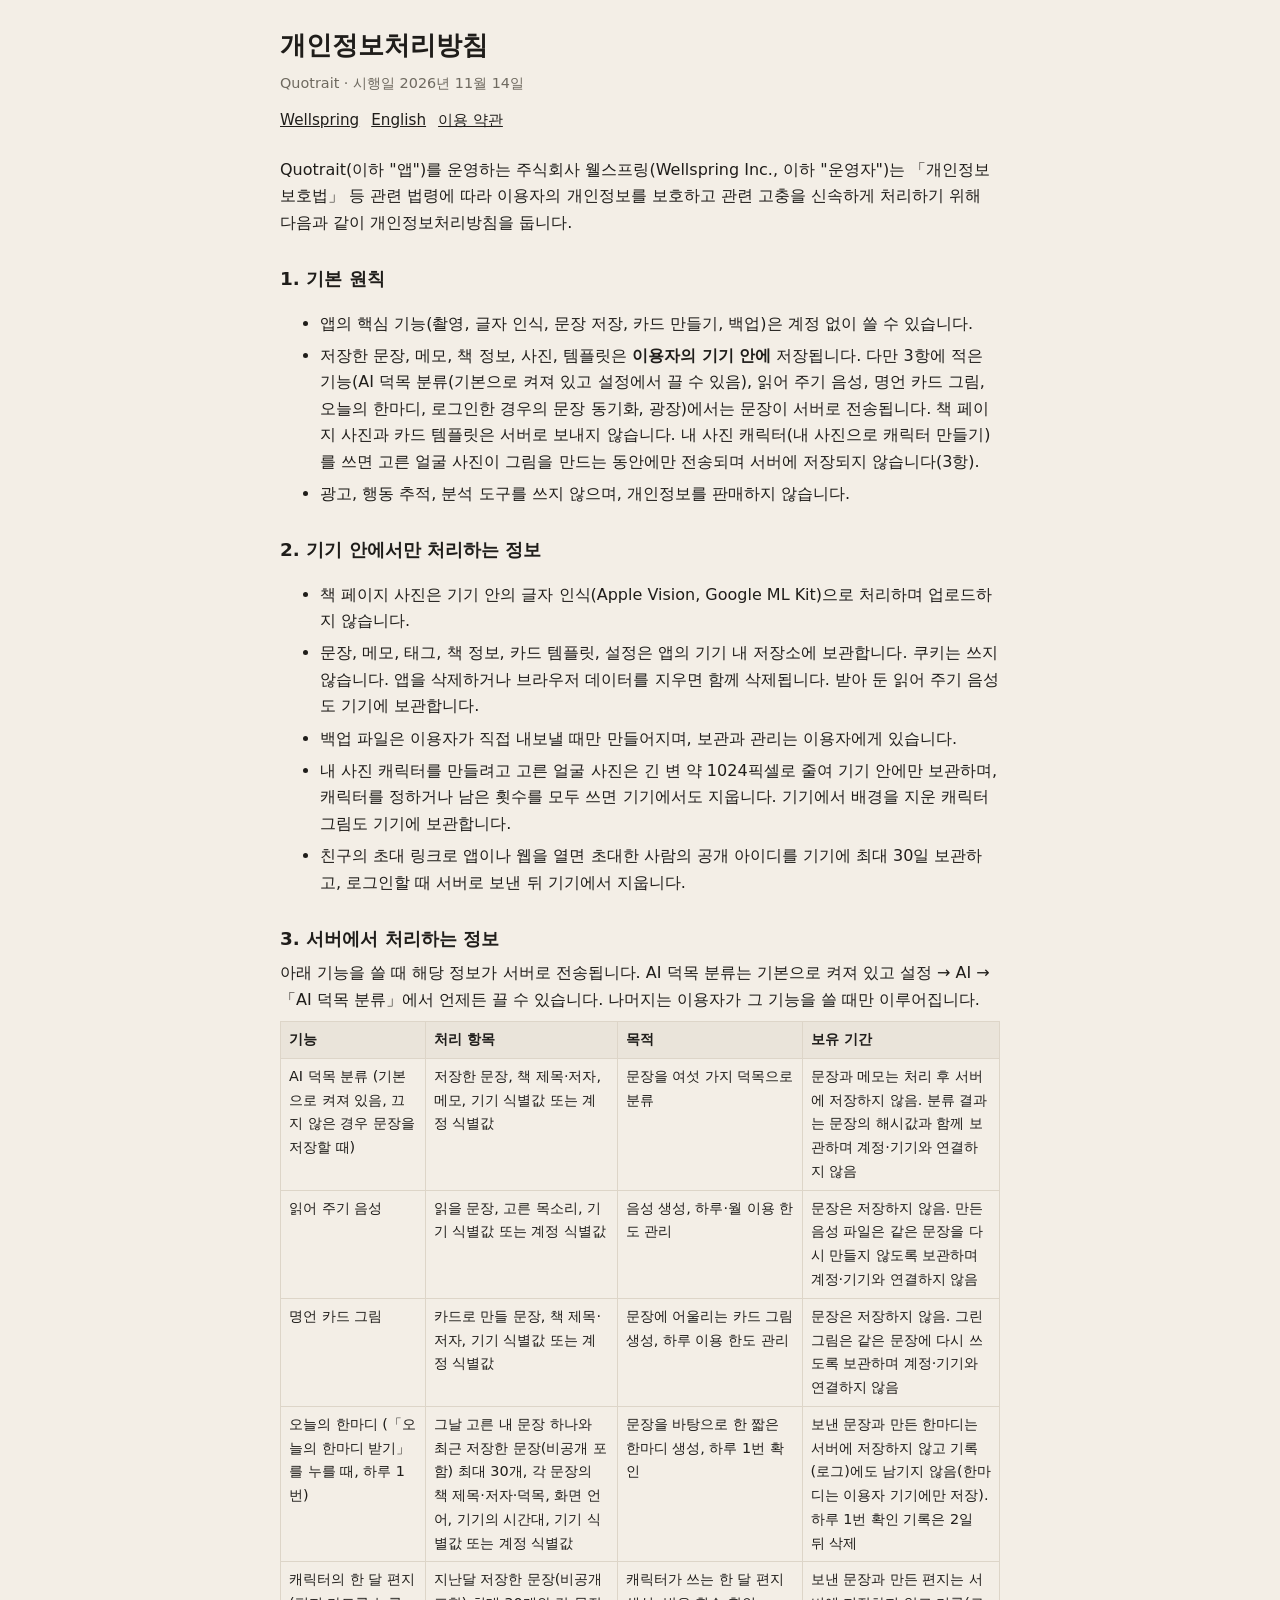
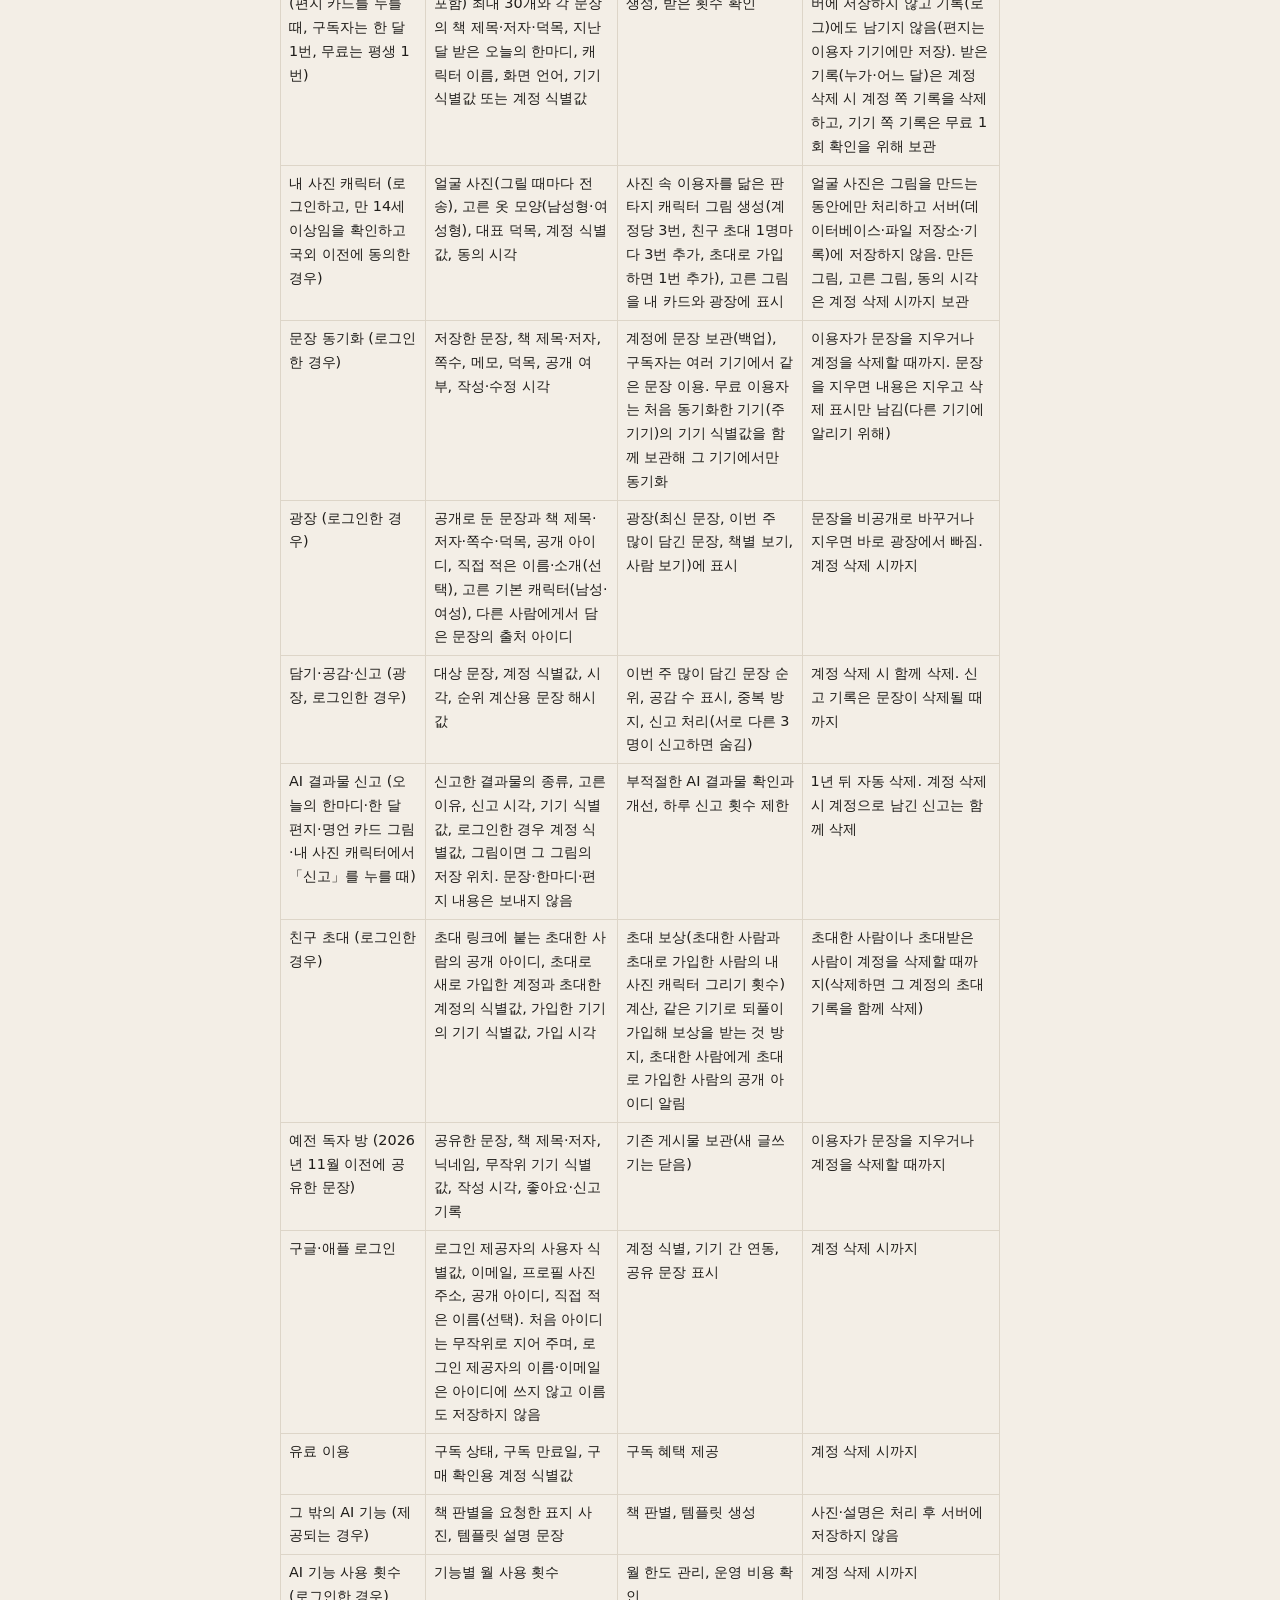
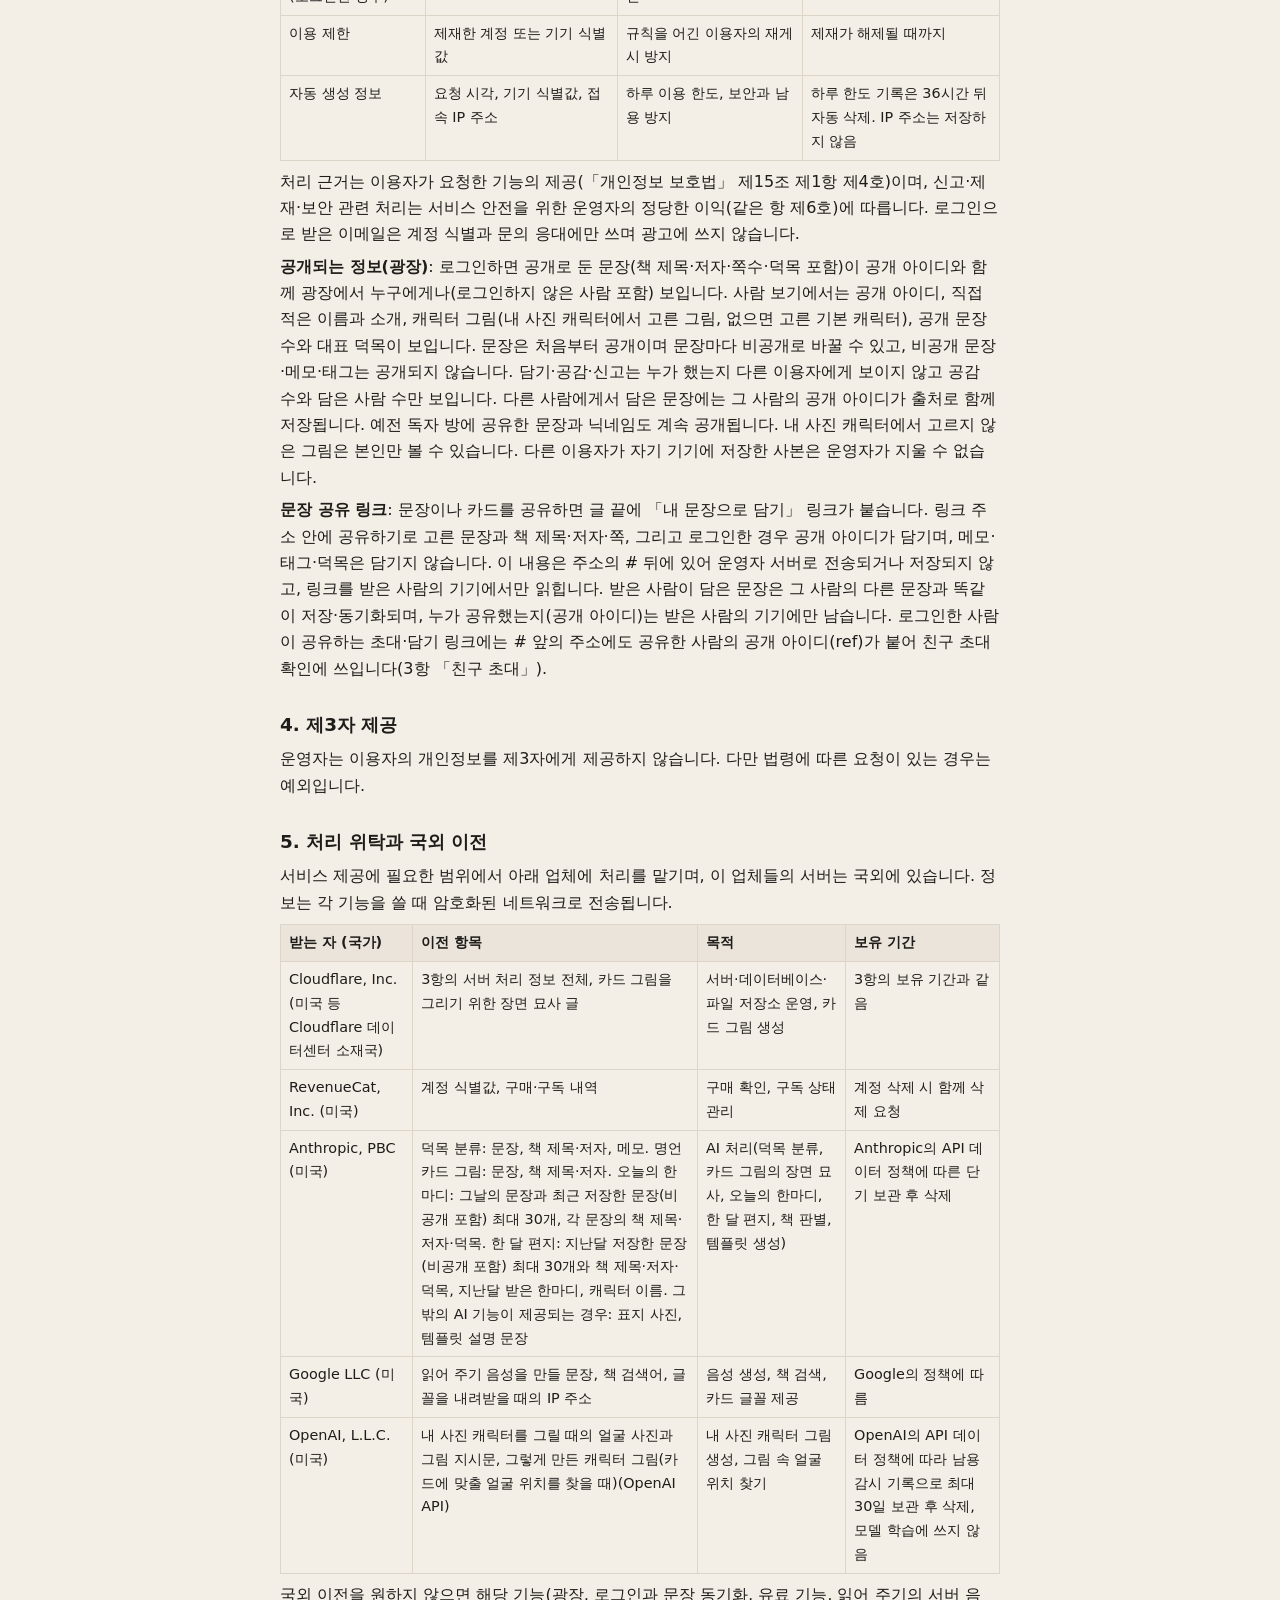
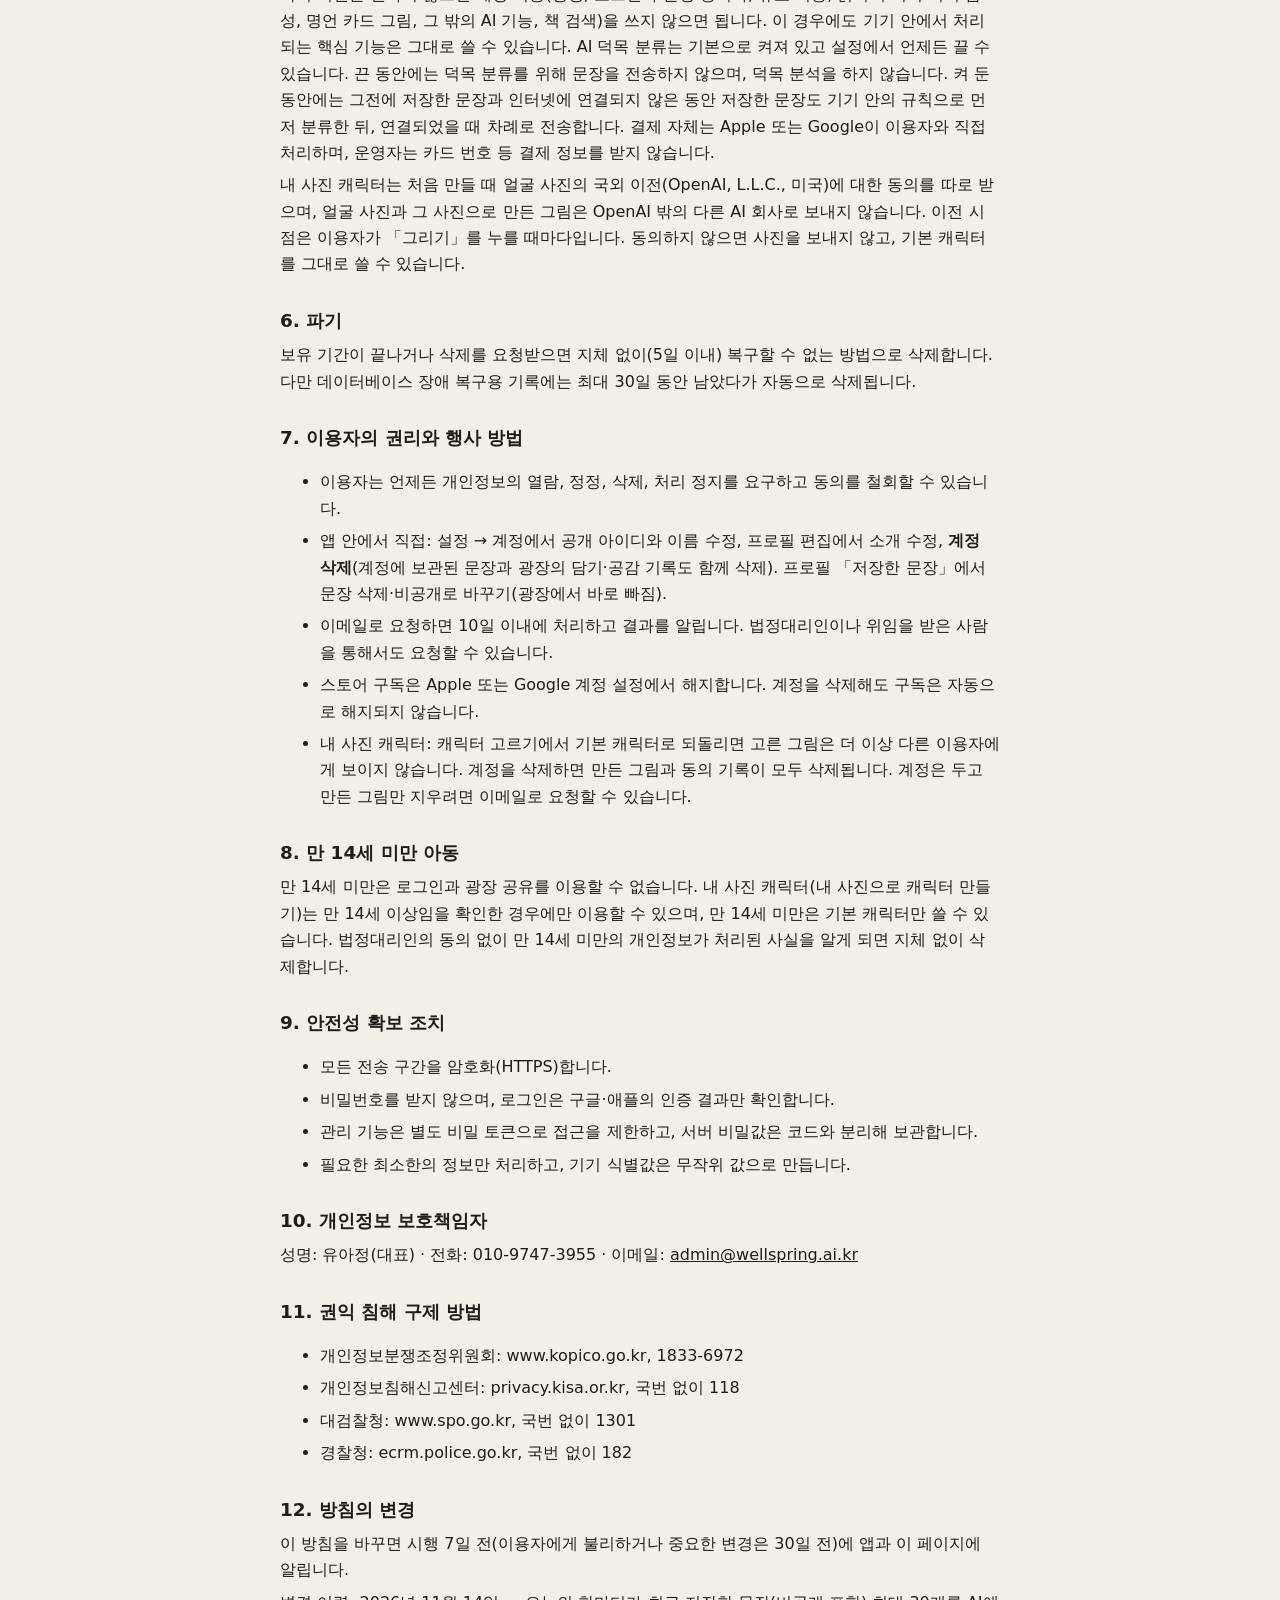
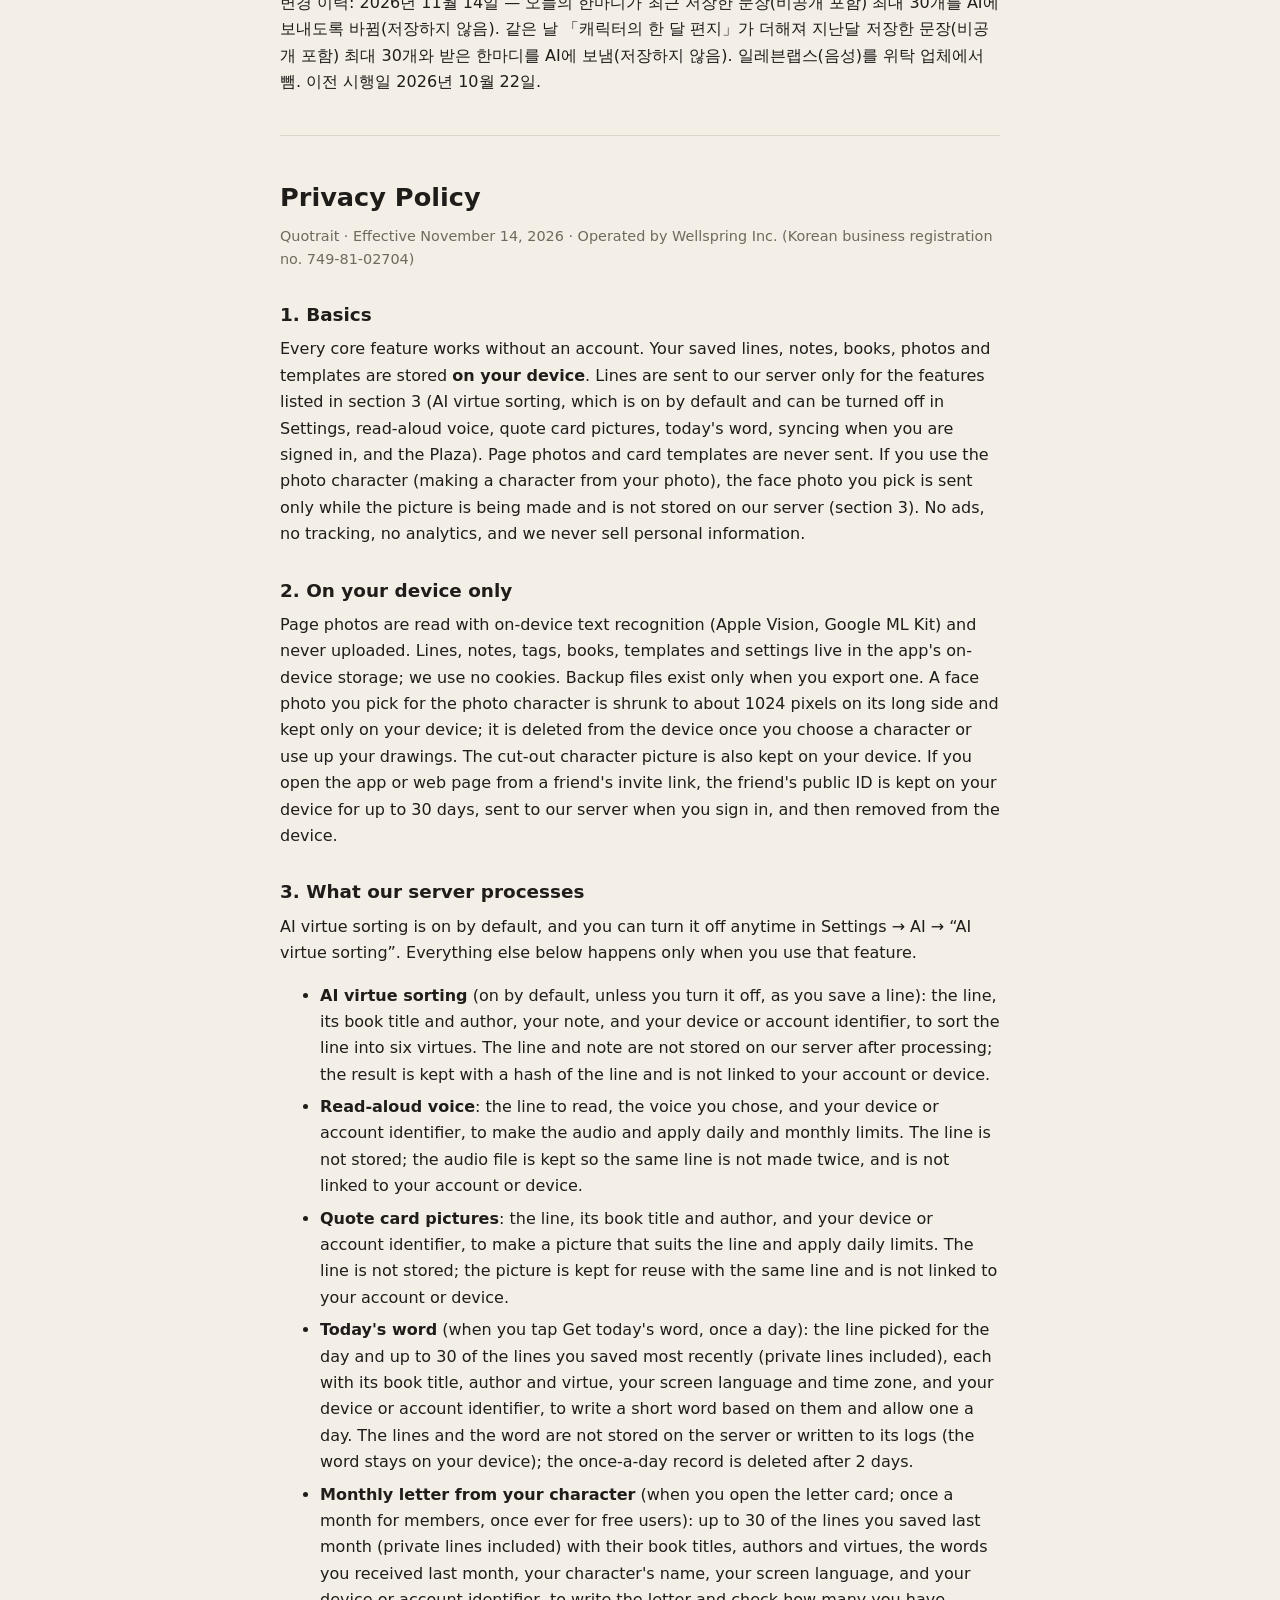
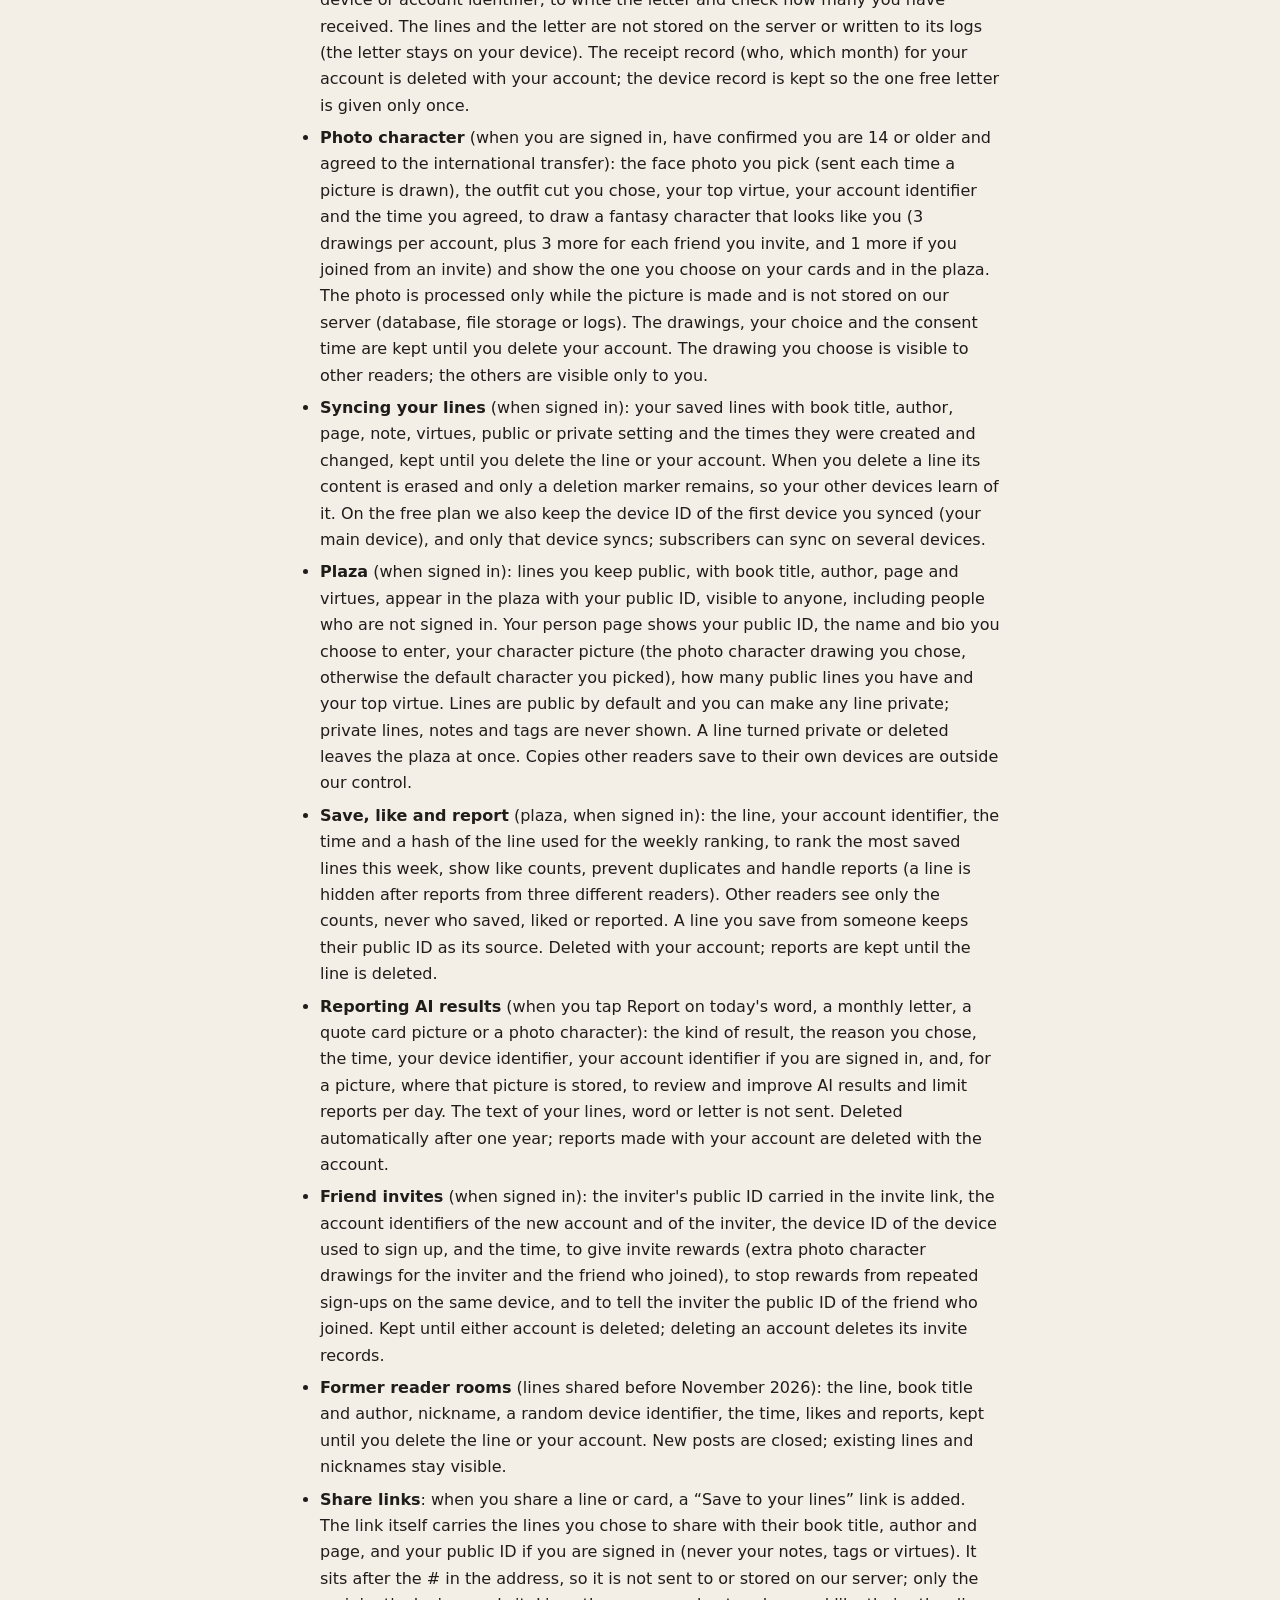
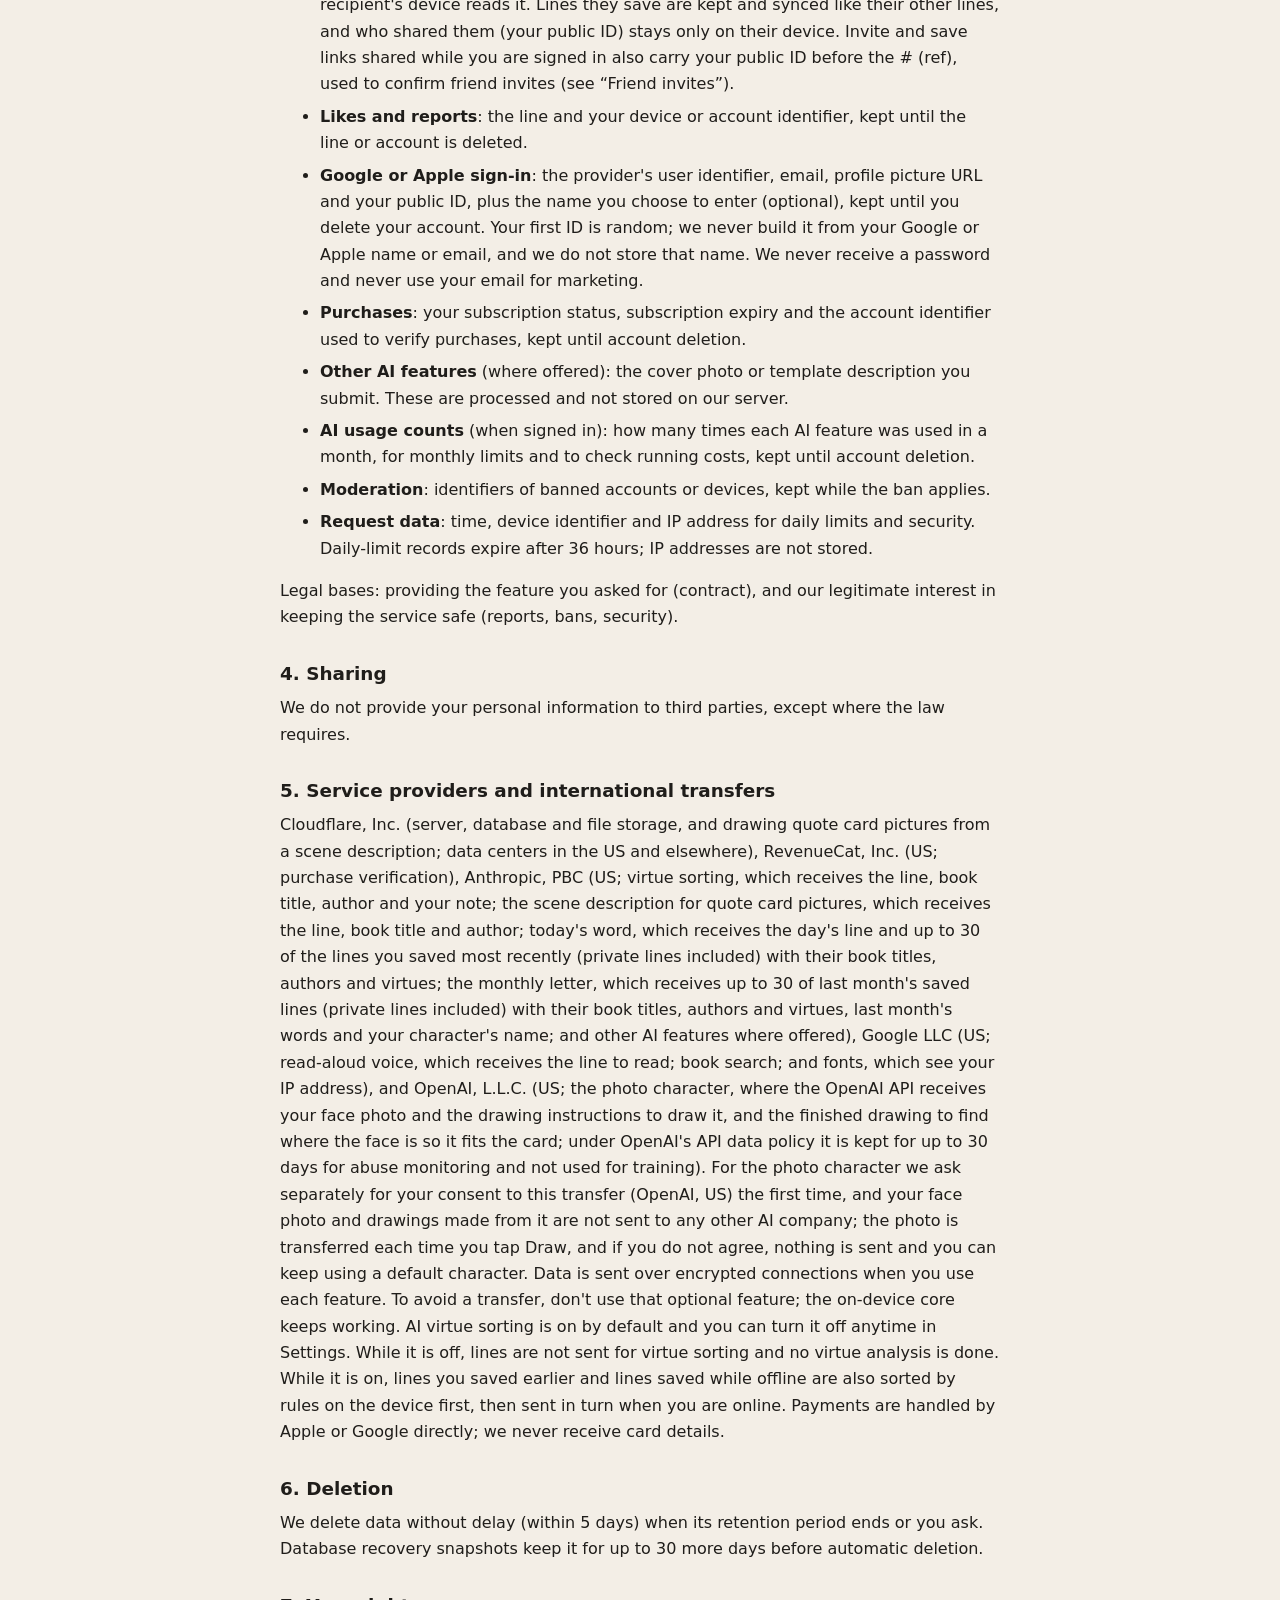
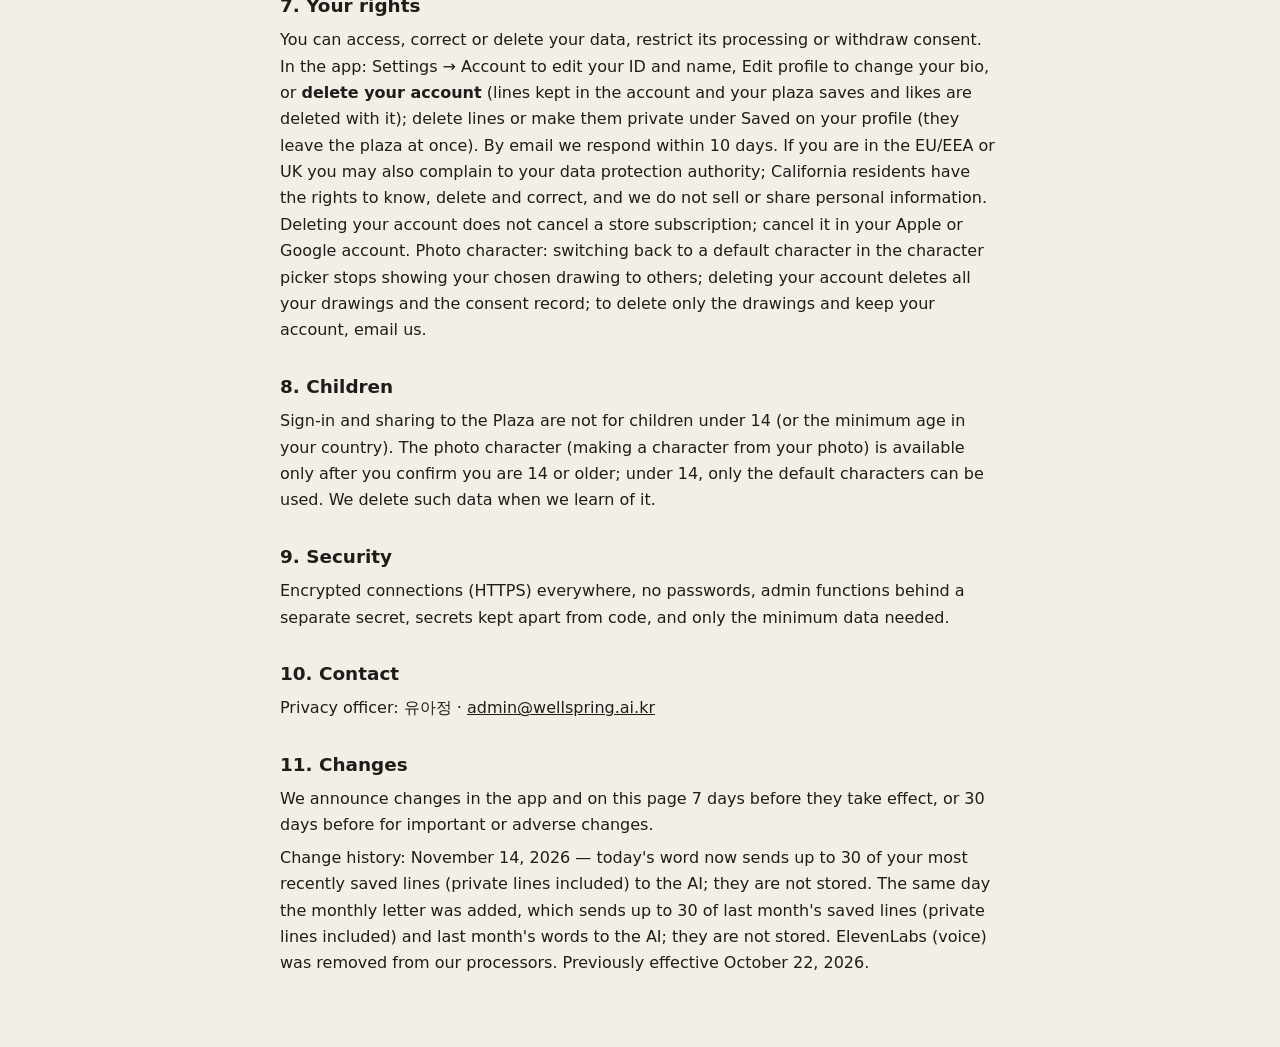
<file: quotrait/privacy.html>
<!doctype html>
<html lang="ko"><head><meta charset="utf-8"><meta name="viewport" content="width=device-width, initial-scale=1">
<title>Quotrait 개인정보처리방침 · Privacy Policy</title><style>:root { color-scheme: light dark; --bg: #F3EEE6; --ink: #1F1D1A; --muted: #6F6A60; --rule: #DDD5C8; }
@media (prefers-color-scheme: dark) { :root { --bg: #161417; --ink: #ECE7DD; --muted: #9A948A; --rule: #2E2B2F; } }
body { margin: 0; background: var(--bg); color: var(--ink); font: 16px/1.65 system-ui, -apple-system, "Noto Sans KR", sans-serif; }
main { max-width: 720px; margin: 0 auto; padding: 24px 16px 64px; }
h1 { font-size: 1.6rem; margin: 0 0 4px; } h2 { font-size: 1.15rem; margin: 28px 0 6px; }
p, li { margin: 6px 0; } .muted { color: var(--muted); font-size: .9rem; }
nav { display: flex; gap: 12px; margin: 12px 0 24px; font-size: .95rem; } a { color: inherit; }
hr { border: 0; border-top: 1px solid var(--rule); margin: 40px 0; }
table { width: 100%; border-collapse: collapse; font-size: .9rem; margin: 8px 0; display: block; overflow-x: auto; }
th, td { border: 1px solid var(--rule); padding: 6px 8px; text-align: left; vertical-align: top; min-width: 90px; }
th { background: color-mix(in srgb, var(--rule) 40%, transparent); }
</style></head>
<body><main>
<h1>개인정보처리방침</h1>
<p class="muted">Quotrait · 시행일 2026년 11월 14일</p>
<nav><a href="/">Wellspring</a><a href="#en">English</a><a href="./terms.html">이용 약관</a></nav>

<p>Quotrait(이하 "앱")를 운영하는 주식회사 웰스프링(Wellspring Inc., 이하 "운영자")는 「개인정보 보호법」 등 관련 법령에 따라 이용자의 개인정보를 보호하고 관련 고충을 신속하게 처리하기 위해 다음과 같이 개인정보처리방침을 둡니다.</p>

<h2>1. 기본 원칙</h2>
<ul>
<li>앱의 핵심 기능(촬영, 글자 인식, 문장 저장, 카드 만들기, 백업)은 계정 없이 쓸 수 있습니다.</li>
<li>저장한 문장, 메모, 책 정보, 사진, 템플릿은 <strong>이용자의 기기 안에</strong> 저장됩니다. 다만 3항에 적은 기능(AI 덕목 분류(기본으로 켜져 있고 설정에서 끌 수 있음), 읽어 주기 음성, 명언 카드 그림, 오늘의 한마디, 로그인한 경우의 문장 동기화, 광장)에서는 문장이 서버로 전송됩니다. 책 페이지 사진과 카드 템플릿은 서버로 보내지 않습니다. 내 사진 캐릭터(내 사진으로 캐릭터 만들기)를 쓰면 고른 얼굴 사진이 그림을 만드는 동안에만 전송되며 서버에 저장되지 않습니다(3항).</li>
<li>광고, 행동 추적, 분석 도구를 쓰지 않으며, 개인정보를 판매하지 않습니다.</li>
</ul>

<h2>2. 기기 안에서만 처리하는 정보</h2>
<ul>
<li>책 페이지 사진은 기기 안의 글자 인식(Apple Vision, Google ML Kit)으로 처리하며 업로드하지 않습니다.</li>
<li>문장, 메모, 태그, 책 정보, 카드 템플릿, 설정은 앱의 기기 내 저장소에 보관합니다. 쿠키는 쓰지 않습니다. 앱을 삭제하거나 브라우저 데이터를 지우면 함께 삭제됩니다. 받아 둔 읽어 주기 음성도 기기에 보관합니다.</li>
<li>백업 파일은 이용자가 직접 내보낼 때만 만들어지며, 보관과 관리는 이용자에게 있습니다.</li>
<li>내 사진 캐릭터를 만들려고 고른 얼굴 사진은 긴 변 약 1024픽셀로 줄여 기기 안에만 보관하며, 캐릭터를 정하거나 남은 횟수를 모두 쓰면 기기에서도 지웁니다. 기기에서 배경을 지운 캐릭터 그림도 기기에 보관합니다.</li>
<li>친구의 초대 링크로 앱이나 웹을 열면 초대한 사람의 공개 아이디를 기기에 최대 30일 보관하고, 로그인할 때 서버로 보낸 뒤 기기에서 지웁니다.</li>
</ul>

<h2>3. 서버에서 처리하는 정보</h2>
<p>아래 기능을 쓸 때 해당 정보가 서버로 전송됩니다. AI 덕목 분류는 기본으로 켜져 있고 설정 → AI → 「AI 덕목 분류」에서 언제든 끌 수 있습니다. 나머지는 이용자가 그 기능을 쓸 때만 이루어집니다.</p>
<table>
<tr><th>기능</th><th>처리 항목</th><th>목적</th><th>보유 기간</th></tr>
<tr><td>AI 덕목 분류 (기본으로 켜져 있음, 끄지 않은 경우 문장을 저장할 때)</td><td>저장한 문장, 책 제목·저자, 메모, 기기 식별값 또는 계정 식별값</td><td>문장을 여섯 가지 덕목으로 분류</td><td>문장과 메모는 처리 후 서버에 저장하지 않음. 분류 결과는 문장의 해시값과 함께 보관하며 계정·기기와 연결하지 않음</td></tr>
<tr><td>읽어 주기 음성</td><td>읽을 문장, 고른 목소리, 기기 식별값 또는 계정 식별값</td><td>음성 생성, 하루·월 이용 한도 관리</td><td>문장은 저장하지 않음. 만든 음성 파일은 같은 문장을 다시 만들지 않도록 보관하며 계정·기기와 연결하지 않음</td></tr>
<tr><td>명언 카드 그림</td><td>카드로 만들 문장, 책 제목·저자, 기기 식별값 또는 계정 식별값</td><td>문장에 어울리는 카드 그림 생성, 하루 이용 한도 관리</td><td>문장은 저장하지 않음. 그린 그림은 같은 문장에 다시 쓰도록 보관하며 계정·기기와 연결하지 않음</td></tr>
<tr><td>오늘의 한마디 (「오늘의 한마디 받기」를 누를 때, 하루 1번)</td><td>그날 고른 내 문장 하나와 최근 저장한 문장(비공개 포함) 최대 30개, 각 문장의 책 제목·저자·덕목, 화면 언어, 기기의 시간대, 기기 식별값 또는 계정 식별값</td><td>문장을 바탕으로 한 짧은 한마디 생성, 하루 1번 확인</td><td>보낸 문장과 만든 한마디는 서버에 저장하지 않고 기록(로그)에도 남기지 않음(한마디는 이용자 기기에만 저장). 하루 1번 확인 기록은 2일 뒤 삭제</td></tr>
<tr><td>캐릭터의 한 달 편지 (편지 카드를 누를 때, 구독자는 한 달 1번, 무료는 평생 1번)</td><td>지난달 저장한 문장(비공개 포함) 최대 30개와 각 문장의 책 제목·저자·덕목, 지난달 받은 오늘의 한마디, 캐릭터 이름, 화면 언어, 기기 식별값 또는 계정 식별값</td><td>캐릭터가 쓰는 한 달 편지 생성, 받은 횟수 확인</td><td>보낸 문장과 만든 편지는 서버에 저장하지 않고 기록(로그)에도 남기지 않음(편지는 이용자 기기에만 저장). 받은 기록(누가·어느 달)은 계정 삭제 시 계정 쪽 기록을 삭제하고, 기기 쪽 기록은 무료 1회 확인을 위해 보관</td></tr>
<tr><td>내 사진 캐릭터 (로그인하고, 만 14세 이상임을 확인하고 국외 이전에 동의한 경우)</td><td>얼굴 사진(그릴 때마다 전송), 고른 옷 모양(남성형·여성형), 대표 덕목, 계정 식별값, 동의 시각</td><td>사진 속 이용자를 닮은 판타지 캐릭터 그림 생성(계정당 3번, 친구 초대 1명마다 3번 추가, 초대로 가입하면 1번 추가), 고른 그림을 내 카드와 광장에 표시</td><td>얼굴 사진은 그림을 만드는 동안에만 처리하고 서버(데이터베이스·파일 저장소·기록)에 저장하지 않음. 만든 그림, 고른 그림, 동의 시각은 계정 삭제 시까지 보관</td></tr>
<tr><td>문장 동기화 (로그인한 경우)</td><td>저장한 문장, 책 제목·저자, 쪽수, 메모, 덕목, 공개 여부, 작성·수정 시각</td><td>계정에 문장 보관(백업), 구독자는 여러 기기에서 같은 문장 이용. 무료 이용자는 처음 동기화한 기기(주 기기)의 기기 식별값을 함께 보관해 그 기기에서만 동기화</td><td>이용자가 문장을 지우거나 계정을 삭제할 때까지. 문장을 지우면 내용은 지우고 삭제 표시만 남김(다른 기기에 알리기 위해)</td></tr>
<tr><td>광장 (로그인한 경우)</td><td>공개로 둔 문장과 책 제목·저자·쪽수·덕목, 공개 아이디, 직접 적은 이름·소개(선택), 고른 기본 캐릭터(남성·여성), 다른 사람에게서 담은 문장의 출처 아이디</td><td>광장(최신 문장, 이번 주 많이 담긴 문장, 책별 보기, 사람 보기)에 표시</td><td>문장을 비공개로 바꾸거나 지우면 바로 광장에서 빠짐. 계정 삭제 시까지</td></tr>
<tr><td>담기·공감·신고 (광장, 로그인한 경우)</td><td>대상 문장, 계정 식별값, 시각, 순위 계산용 문장 해시값</td><td>이번 주 많이 담긴 문장 순위, 공감 수 표시, 중복 방지, 신고 처리(서로 다른 3명이 신고하면 숨김)</td><td>계정 삭제 시 함께 삭제. 신고 기록은 문장이 삭제될 때까지</td></tr>
<tr><td>AI 결과물 신고 (오늘의 한마디·한 달 편지·명언 카드 그림·내 사진 캐릭터에서 「신고」를 누를 때)</td><td>신고한 결과물의 종류, 고른 이유, 신고 시각, 기기 식별값, 로그인한 경우 계정 식별값, 그림이면 그 그림의 저장 위치. 문장·한마디·편지 내용은 보내지 않음</td><td>부적절한 AI 결과물 확인과 개선, 하루 신고 횟수 제한</td><td>1년 뒤 자동 삭제. 계정 삭제 시 계정으로 남긴 신고는 함께 삭제</td></tr>
<tr><td>친구 초대 (로그인한 경우)</td><td>초대 링크에 붙는 초대한 사람의 공개 아이디, 초대로 새로 가입한 계정과 초대한 계정의 식별값, 가입한 기기의 기기 식별값, 가입 시각</td><td>초대 보상(초대한 사람과 초대로 가입한 사람의 내 사진 캐릭터 그리기 횟수) 계산, 같은 기기로 되풀이 가입해 보상을 받는 것 방지, 초대한 사람에게 초대로 가입한 사람의 공개 아이디 알림</td><td>초대한 사람이나 초대받은 사람이 계정을 삭제할 때까지(삭제하면 그 계정의 초대 기록을 함께 삭제)</td></tr>
<tr><td>예전 독자 방 (2026년 11월 이전에 공유한 문장)</td><td>공유한 문장, 책 제목·저자, 닉네임, 무작위 기기 식별값, 작성 시각, 좋아요·신고 기록</td><td>기존 게시물 보관(새 글쓰기는 닫음)</td><td>이용자가 문장을 지우거나 계정을 삭제할 때까지</td></tr>
<tr><td>구글·애플 로그인</td><td>로그인 제공자의 사용자 식별값, 이메일, 프로필 사진 주소, 공개 아이디, 직접 적은 이름(선택). 처음 아이디는 무작위로 지어 주며, 로그인 제공자의 이름·이메일은 아이디에 쓰지 않고 이름도 저장하지 않음</td><td>계정 식별, 기기 간 연동, 공유 문장 표시</td><td>계정 삭제 시까지</td></tr>
<tr><td>유료 이용</td><td>구독 상태, 구독 만료일, 구매 확인용 계정 식별값</td><td>구독 혜택 제공</td><td>계정 삭제 시까지</td></tr>
<tr><td>그 밖의 AI 기능 (제공되는 경우)</td><td>책 판별을 요청한 표지 사진, 템플릿 설명 문장</td><td>책 판별, 템플릿 생성</td><td>사진·설명은 처리 후 서버에 저장하지 않음</td></tr>
<tr><td>AI 기능 사용 횟수 (로그인한 경우)</td><td>기능별 월 사용 횟수</td><td>월 한도 관리, 운영 비용 확인</td><td>계정 삭제 시까지</td></tr>
<tr><td>이용 제한</td><td>제재한 계정 또는 기기 식별값</td><td>규칙을 어긴 이용자의 재게시 방지</td><td>제재가 해제될 때까지</td></tr>
<tr><td>자동 생성 정보</td><td>요청 시각, 기기 식별값, 접속 IP 주소</td><td>하루 이용 한도, 보안과 남용 방지</td><td>하루 한도 기록은 36시간 뒤 자동 삭제. IP 주소는 저장하지 않음</td></tr>
</table>
<p>처리 근거는 이용자가 요청한 기능의 제공(「개인정보 보호법」 제15조 제1항 제4호)이며, 신고·제재·보안 관련 처리는 서비스 안전을 위한 운영자의 정당한 이익(같은 항 제6호)에 따릅니다. 로그인으로 받은 이메일은 계정 식별과 문의 응대에만 쓰며 광고에 쓰지 않습니다.</p>
<p><strong>공개되는 정보(광장)</strong>: 로그인하면 공개로 둔 문장(책 제목·저자·쪽수·덕목 포함)이 공개 아이디와 함께 광장에서 누구에게나(로그인하지 않은 사람 포함) 보입니다. 사람 보기에서는 공개 아이디, 직접 적은 이름과 소개, 캐릭터 그림(내 사진 캐릭터에서 고른 그림, 없으면 고른 기본 캐릭터), 공개 문장 수와 대표 덕목이 보입니다. 문장은 처음부터 공개이며 문장마다 비공개로 바꿀 수 있고, 비공개 문장·메모·태그는 공개되지 않습니다. 담기·공감·신고는 누가 했는지 다른 이용자에게 보이지 않고 공감 수와 담은 사람 수만 보입니다. 다른 사람에게서 담은 문장에는 그 사람의 공개 아이디가 출처로 함께 저장됩니다. 예전 독자 방에 공유한 문장과 닉네임도 계속 공개됩니다. 내 사진 캐릭터에서 고르지 않은 그림은 본인만 볼 수 있습니다. 다른 이용자가 자기 기기에 저장한 사본은 운영자가 지울 수 없습니다.</p>
<p><strong>문장 공유 링크</strong>: 문장이나 카드를 공유하면 글 끝에 「내 문장으로 담기」 링크가 붙습니다. 링크 주소 안에 공유하기로 고른 문장과 책 제목·저자·쪽, 그리고 로그인한 경우 공개 아이디가 담기며, 메모·태그·덕목은 담기지 않습니다. 이 내용은 주소의 # 뒤에 있어 운영자 서버로 전송되거나 저장되지 않고, 링크를 받은 사람의 기기에서만 읽힙니다. 받은 사람이 담은 문장은 그 사람의 다른 문장과 똑같이 저장·동기화되며, 누가 공유했는지(공개 아이디)는 받은 사람의 기기에만 남습니다. 로그인한 사람이 공유하는 초대·담기 링크에는 # 앞의 주소에도 공유한 사람의 공개 아이디(ref)가 붙어 친구 초대 확인에 쓰입니다(3항 「친구 초대」).</p>

<h2>4. 제3자 제공</h2>
<p>운영자는 이용자의 개인정보를 제3자에게 제공하지 않습니다. 다만 법령에 따른 요청이 있는 경우는 예외입니다.</p>

<h2>5. 처리 위탁과 국외 이전</h2>
<p>서비스 제공에 필요한 범위에서 아래 업체에 처리를 맡기며, 이 업체들의 서버는 국외에 있습니다. 정보는 각 기능을 쓸 때 암호화된 네트워크로 전송됩니다.</p>
<table>
<tr><th>받는 자 (국가)</th><th>이전 항목</th><th>목적</th><th>보유 기간</th></tr>
<tr><td>Cloudflare, Inc. (미국 등 Cloudflare 데이터센터 소재국)</td><td>3항의 서버 처리 정보 전체, 카드 그림을 그리기 위한 장면 묘사 글</td><td>서버·데이터베이스·파일 저장소 운영, 카드 그림 생성</td><td>3항의 보유 기간과 같음</td></tr>
<tr><td>RevenueCat, Inc. (미국)</td><td>계정 식별값, 구매·구독 내역</td><td>구매 확인, 구독 상태 관리</td><td>계정 삭제 시 함께 삭제 요청</td></tr>
<tr><td>Anthropic, PBC (미국)</td><td>덕목 분류: 문장, 책 제목·저자, 메모. 명언 카드 그림: 문장, 책 제목·저자. 오늘의 한마디: 그날의 문장과 최근 저장한 문장(비공개 포함) 최대 30개, 각 문장의 책 제목·저자·덕목. 한 달 편지: 지난달 저장한 문장(비공개 포함) 최대 30개와 책 제목·저자·덕목, 지난달 받은 한마디, 캐릭터 이름. 그 밖의 AI 기능이 제공되는 경우: 표지 사진, 템플릿 설명 문장</td><td>AI 처리(덕목 분류, 카드 그림의 장면 묘사, 오늘의 한마디, 한 달 편지, 책 판별, 템플릿 생성)</td><td>Anthropic의 API 데이터 정책에 따른 단기 보관 후 삭제</td></tr>
<tr><td>Google LLC (미국)</td><td>읽어 주기 음성을 만들 문장, 책 검색어, 글꼴을 내려받을 때의 IP 주소</td><td>음성 생성, 책 검색, 카드 글꼴 제공</td><td>Google의 정책에 따름</td></tr>
<tr><td>OpenAI, L.L.C. (미국)</td><td>내 사진 캐릭터를 그릴 때의 얼굴 사진과 그림 지시문, 그렇게 만든 캐릭터 그림(카드에 맞출 얼굴 위치를 찾을 때)(OpenAI API)</td><td>내 사진 캐릭터 그림 생성, 그림 속 얼굴 위치 찾기</td><td>OpenAI의 API 데이터 정책에 따라 남용 감시 기록으로 최대 30일 보관 후 삭제, 모델 학습에 쓰지 않음</td></tr>
</table>
<p>국외 이전을 원하지 않으면 해당 기능(광장, 로그인과 문장 동기화, 유료 기능, 읽어 주기의 서버 음성, 명언 카드 그림, 그 밖의 AI 기능, 책 검색)을 쓰지 않으면 됩니다. 이 경우에도 기기 안에서 처리되는 핵심 기능은 그대로 쓸 수 있습니다. AI 덕목 분류는 기본으로 켜져 있고 설정에서 언제든 끌 수 있습니다. 끈 동안에는 덕목 분류를 위해 문장을 전송하지 않으며, 덕목 분석을 하지 않습니다. 켜 둔 동안에는 그전에 저장한 문장과 인터넷에 연결되지 않은 동안 저장한 문장도 기기 안의 규칙으로 먼저 분류한 뒤, 연결되었을 때 차례로 전송합니다. 결제 자체는 Apple 또는 Google이 이용자와 직접 처리하며, 운영자는 카드 번호 등 결제 정보를 받지 않습니다.</p>
<p>내 사진 캐릭터는 처음 만들 때 얼굴 사진의 국외 이전(OpenAI, L.L.C., 미국)에 대한 동의를 따로 받으며, 얼굴 사진과 그 사진으로 만든 그림은 OpenAI 밖의 다른 AI 회사로 보내지 않습니다. 이전 시점은 이용자가 「그리기」를 누를 때마다입니다. 동의하지 않으면 사진을 보내지 않고, 기본 캐릭터를 그대로 쓸 수 있습니다.</p>

<h2>6. 파기</h2>
<p>보유 기간이 끝나거나 삭제를 요청받으면 지체 없이(5일 이내) 복구할 수 없는 방법으로 삭제합니다. 다만 데이터베이스 장애 복구용 기록에는 최대 30일 동안 남았다가 자동으로 삭제됩니다.</p>

<h2>7. 이용자의 권리와 행사 방법</h2>
<ul>
<li>이용자는 언제든 개인정보의 열람, 정정, 삭제, 처리 정지를 요구하고 동의를 철회할 수 있습니다.</li>
<li>앱 안에서 직접: 설정 → 계정에서 공개 아이디와 이름 수정, 프로필 편집에서 소개 수정, <strong>계정 삭제</strong>(계정에 보관된 문장과 광장의 담기·공감 기록도 함께 삭제). 프로필 「저장한 문장」에서 문장 삭제·비공개로 바꾸기(광장에서 바로 빠짐).</li>
<li>이메일로 요청하면 10일 이내에 처리하고 결과를 알립니다. 법정대리인이나 위임을 받은 사람을 통해서도 요청할 수 있습니다.</li>
<li>스토어 구독은 Apple 또는 Google 계정 설정에서 해지합니다. 계정을 삭제해도 구독은 자동으로 해지되지 않습니다.</li>
<li>내 사진 캐릭터: 캐릭터 고르기에서 기본 캐릭터로 되돌리면 고른 그림은 더 이상 다른 이용자에게 보이지 않습니다. 계정을 삭제하면 만든 그림과 동의 기록이 모두 삭제됩니다. 계정은 두고 만든 그림만 지우려면 이메일로 요청할 수 있습니다.</li>
</ul>

<h2>8. 만 14세 미만 아동</h2>
<p>만 14세 미만은 로그인과 광장 공유를 이용할 수 없습니다. 내 사진 캐릭터(내 사진으로 캐릭터 만들기)는 만 14세 이상임을 확인한 경우에만 이용할 수 있으며, 만 14세 미만은 기본 캐릭터만 쓸 수 있습니다. 법정대리인의 동의 없이 만 14세 미만의 개인정보가 처리된 사실을 알게 되면 지체 없이 삭제합니다.</p>

<h2>9. 안전성 확보 조치</h2>
<ul>
<li>모든 전송 구간을 암호화(HTTPS)합니다.</li>
<li>비밀번호를 받지 않으며, 로그인은 구글·애플의 인증 결과만 확인합니다.</li>
<li>관리 기능은 별도 비밀 토큰으로 접근을 제한하고, 서버 비밀값은 코드와 분리해 보관합니다.</li>
<li>필요한 최소한의 정보만 처리하고, 기기 식별값은 무작위 값으로 만듭니다.</li>
</ul>

<h2>10. 개인정보 보호책임자</h2>
<p>성명: 유아정(대표) · 전화: 010-9747-3955 · 이메일: <a href="mailto:admin@wellspring.ai.kr">admin@wellspring.ai.kr</a></p>

<h2>11. 권익 침해 구제 방법</h2>
<ul>
<li>개인정보분쟁조정위원회: www.kopico.go.kr, 1833-6972</li>
<li>개인정보침해신고센터: privacy.kisa.or.kr, 국번 없이 118</li>
<li>대검찰청: www.spo.go.kr, 국번 없이 1301</li>
<li>경찰청: ecrm.police.go.kr, 국번 없이 182</li>
</ul>

<h2>12. 방침의 변경</h2>
<p>이 방침을 바꾸면 시행 7일 전(이용자에게 불리하거나 중요한 변경은 30일 전)에 앱과 이 페이지에 알립니다.</p>
<p>변경 이력: 2026년 11월 14일 — 오늘의 한마디가 최근 저장한 문장(비공개 포함) 최대 30개를 AI에 보내도록 바뀜(저장하지 않음). 같은 날 「캐릭터의 한 달 편지」가 더해져 지난달 저장한 문장(비공개 포함) 최대 30개와 받은 한마디를 AI에 보냄(저장하지 않음). 일레븐랩스(음성)를 위탁 업체에서 뺌. 이전 시행일 2026년 10월 22일.</p>

<hr>
<section id="en" lang="en">
<h1>Privacy Policy</h1>
<p class="muted">Quotrait · Effective November 14, 2026 · Operated by Wellspring Inc. (Korean business registration no. 749-81-02704)</p>
<h2>1. Basics</h2>
<p>Every core feature works without an account. Your saved lines, notes, books, photos and templates are stored <strong>on your device</strong>. Lines are sent to our server only for the features listed in section 3 (AI virtue sorting, which is on by default and can be turned off in Settings, read-aloud voice, quote card pictures, today's word, syncing when you are signed in, and the Plaza). Page photos and card templates are never sent. If you use the photo character (making a character from your photo), the face photo you pick is sent only while the picture is being made and is not stored on our server (section 3). No ads, no tracking, no analytics, and we never sell personal information.</p>
<h2>2. On your device only</h2>
<p>Page photos are read with on-device text recognition (Apple Vision, Google ML Kit) and never uploaded. Lines, notes, tags, books, templates and settings live in the app's on-device storage; we use no cookies. Backup files exist only when you export one. A face photo you pick for the photo character is shrunk to about 1024 pixels on its long side and kept only on your device; it is deleted from the device once you choose a character or use up your drawings. The cut-out character picture is also kept on your device. If you open the app or web page from a friend's invite link, the friend's public ID is kept on your device for up to 30 days, sent to our server when you sign in, and then removed from the device.</p>
<h2>3. What our server processes</h2>
<p>AI virtue sorting is on by default, and you can turn it off anytime in Settings → AI → “AI virtue sorting”. Everything else below happens only when you use that feature.</p>
<ul>
<li><strong>AI virtue sorting</strong> (on by default, unless you turn it off, as you save a line): the line, its book title and author, your note, and your device or account identifier, to sort the line into six virtues. The line and note are not stored on our server after processing; the result is kept with a hash of the line and is not linked to your account or device.</li>
<li><strong>Read-aloud voice</strong>: the line to read, the voice you chose, and your device or account identifier, to make the audio and apply daily and monthly limits. The line is not stored; the audio file is kept so the same line is not made twice, and is not linked to your account or device.</li>
<li><strong>Quote card pictures</strong>: the line, its book title and author, and your device or account identifier, to make a picture that suits the line and apply daily limits. The line is not stored; the picture is kept for reuse with the same line and is not linked to your account or device.</li>
<li><strong>Today's word</strong> (when you tap Get today's word, once a day): the line picked for the day and up to 30 of the lines you saved most recently (private lines included), each with its book title, author and virtue, your screen language and time zone, and your device or account identifier, to write a short word based on them and allow one a day. The lines and the word are not stored on the server or written to its logs (the word stays on your device); the once-a-day record is deleted after 2 days.</li>
<li><strong>Monthly letter from your character</strong> (when you open the letter card; once a month for members, once ever for free users): up to 30 of the lines you saved last month (private lines included) with their book titles, authors and virtues, the words you received last month, your character's name, your screen language, and your device or account identifier, to write the letter and check how many you have received. The lines and the letter are not stored on the server or written to its logs (the letter stays on your device). The receipt record (who, which month) for your account is deleted with your account; the device record is kept so the one free letter is given only once.</li>
<li><strong>Photo character</strong> (when you are signed in, have confirmed you are 14 or older and agreed to the international transfer): the face photo you pick (sent each time a picture is drawn), the outfit cut you chose, your top virtue, your account identifier and the time you agreed, to draw a fantasy character that looks like you (3 drawings per account, plus 3 more for each friend you invite, and 1 more if you joined from an invite) and show the one you choose on your cards and in the plaza. The photo is processed only while the picture is made and is not stored on our server (database, file storage or logs). The drawings, your choice and the consent time are kept until you delete your account. The drawing you choose is visible to other readers; the others are visible only to you.</li>
<li><strong>Syncing your lines</strong> (when signed in): your saved lines with book title, author, page, note, virtues, public or private setting and the times they were created and changed, kept until you delete the line or your account. When you delete a line its content is erased and only a deletion marker remains, so your other devices learn of it. On the free plan we also keep the device ID of the first device you synced (your main device), and only that device syncs; subscribers can sync on several devices.</li>
<li><strong>Plaza</strong> (when signed in): lines you keep public, with book title, author, page and virtues, appear in the plaza with your public ID, visible to anyone, including people who are not signed in. Your person page shows your public ID, the name and bio you choose to enter, your character picture (the photo character drawing you chose, otherwise the default character you picked), how many public lines you have and your top virtue. Lines are public by default and you can make any line private; private lines, notes and tags are never shown. A line turned private or deleted leaves the plaza at once. Copies other readers save to their own devices are outside our control.</li>
<li><strong>Save, like and report</strong> (plaza, when signed in): the line, your account identifier, the time and a hash of the line used for the weekly ranking, to rank the most saved lines this week, show like counts, prevent duplicates and handle reports (a line is hidden after reports from three different readers). Other readers see only the counts, never who saved, liked or reported. A line you save from someone keeps their public ID as its source. Deleted with your account; reports are kept until the line is deleted.</li>
<li><strong>Reporting AI results</strong> (when you tap Report on today's word, a monthly letter, a quote card picture or a photo character): the kind of result, the reason you chose, the time, your device identifier, your account identifier if you are signed in, and, for a picture, where that picture is stored, to review and improve AI results and limit reports per day. The text of your lines, word or letter is not sent. Deleted automatically after one year; reports made with your account are deleted with the account.</li>
<li><strong>Friend invites</strong> (when signed in): the inviter's public ID carried in the invite link, the account identifiers of the new account and of the inviter, the device ID of the device used to sign up, and the time, to give invite rewards (extra photo character drawings for the inviter and the friend who joined), to stop rewards from repeated sign-ups on the same device, and to tell the inviter the public ID of the friend who joined. Kept until either account is deleted; deleting an account deletes its invite records.</li>
<li><strong>Former reader rooms</strong> (lines shared before November 2026): the line, book title and author, nickname, a random device identifier, the time, likes and reports, kept until you delete the line or your account. New posts are closed; existing lines and nicknames stay visible.</li>
<li><strong>Share links</strong>: when you share a line or card, a “Save to your lines” link is added. The link itself carries the lines you chose to share with their book title, author and page, and your public ID if you are signed in (never your notes, tags or virtues). It sits after the # in the address, so it is not sent to or stored on our server; only the recipient's device reads it. Lines they save are kept and synced like their other lines, and who shared them (your public ID) stays only on their device. Invite and save links shared while you are signed in also carry your public ID before the # (ref), used to confirm friend invites (see “Friend invites”).</li>
<li><strong>Likes and reports</strong>: the line and your device or account identifier, kept until the line or account is deleted.</li>
<li><strong>Google or Apple sign-in</strong>: the provider's user identifier, email, profile picture URL and your public ID, plus the name you choose to enter (optional), kept until you delete your account. Your first ID is random; we never build it from your Google or Apple name or email, and we do not store that name. We never receive a password and never use your email for marketing.</li>
<li><strong>Purchases</strong>: your subscription status, subscription expiry and the account identifier used to verify purchases, kept until account deletion.</li>
<li><strong>Other AI features</strong> (where offered): the cover photo or template description you submit. These are processed and not stored on our server.</li>
<li><strong>AI usage counts</strong> (when signed in): how many times each AI feature was used in a month, for monthly limits and to check running costs, kept until account deletion.</li>
<li><strong>Moderation</strong>: identifiers of banned accounts or devices, kept while the ban applies.</li>
<li><strong>Request data</strong>: time, device identifier and IP address for daily limits and security. Daily-limit records expire after 36 hours; IP addresses are not stored.</li>
</ul>
<p>Legal bases: providing the feature you asked for (contract), and our legitimate interest in keeping the service safe (reports, bans, security).</p>
<h2>4. Sharing</h2>
<p>We do not provide your personal information to third parties, except where the law requires.</p>
<h2>5. Service providers and international transfers</h2>
<p>Cloudflare, Inc. (server, database and file storage, and drawing quote card pictures from a scene description; data centers in the US and elsewhere), RevenueCat, Inc. (US; purchase verification), Anthropic, PBC (US; virtue sorting, which receives the line, book title, author and your note; the scene description for quote card pictures, which receives the line, book title and author; today's word, which receives the day's line and up to 30 of the lines you saved most recently (private lines included) with their book titles, authors and virtues; the monthly letter, which receives up to 30 of last month's saved lines (private lines included) with their book titles, authors and virtues, last month's words and your character's name; and other AI features where offered), Google LLC (US; read-aloud voice, which receives the line to read; book search; and fonts, which see your IP address), and OpenAI, L.L.C. (US; the photo character, where the OpenAI API receives your face photo and the drawing instructions to draw it, and the finished drawing to find where the face is so it fits the card; under OpenAI's API data policy it is kept for up to 30 days for abuse monitoring and not used for training). For the photo character we ask separately for your consent to this transfer (OpenAI, US) the first time, and your face photo and drawings made from it are not sent to any other AI company; the photo is transferred each time you tap Draw, and if you do not agree, nothing is sent and you can keep using a default character. Data is sent over encrypted connections when you use each feature. To avoid a transfer, don't use that optional feature; the on-device core keeps working. AI virtue sorting is on by default and you can turn it off anytime in Settings. While it is off, lines are not sent for virtue sorting and no virtue analysis is done. While it is on, lines you saved earlier and lines saved while offline are also sorted by rules on the device first, then sent in turn when you are online. Payments are handled by Apple or Google directly; we never receive card details.</p>
<h2>6. Deletion</h2>
<p>We delete data without delay (within 5 days) when its retention period ends or you ask. Database recovery snapshots keep it for up to 30 more days before automatic deletion.</p>
<h2>7. Your rights</h2>
<p>You can access, correct or delete your data, restrict its processing or withdraw consent. In the app: Settings → Account to edit your ID and name, Edit profile to change your bio, or <strong>delete your account</strong> (lines kept in the account and your plaza saves and likes are deleted with it); delete lines or make them private under Saved on your profile (they leave the plaza at once). By email we respond within 10 days. If you are in the EU/EEA or UK you may also complain to your data protection authority; California residents have the rights to know, delete and correct, and we do not sell or share personal information. Deleting your account does not cancel a store subscription; cancel it in your Apple or Google account. Photo character: switching back to a default character in the character picker stops showing your chosen drawing to others; deleting your account deletes all your drawings and the consent record; to delete only the drawings and keep your account, email us.</p>
<h2>8. Children</h2>
<p>Sign-in and sharing to the Plaza are not for children under 14 (or the minimum age in your country). The photo character (making a character from your photo) is available only after you confirm you are 14 or older; under 14, only the default characters can be used. We delete such data when we learn of it.</p>
<h2>9. Security</h2>
<p>Encrypted connections (HTTPS) everywhere, no passwords, admin functions behind a separate secret, secrets kept apart from code, and only the minimum data needed.</p>
<h2>10. Contact</h2>
<p>Privacy officer: 유아정 · <a href="mailto:admin@wellspring.ai.kr">admin@wellspring.ai.kr</a></p>
<h2>11. Changes</h2>
<p>We announce changes in the app and on this page 7 days before they take effect, or 30 days before for important or adverse changes.</p>
<p>Change history: November 14, 2026 — today's word now sends up to 30 of your most recently saved lines (private lines included) to the AI; they are not stored. The same day the monthly letter was added, which sends up to 30 of last month's saved lines (private lines included) and last month's words to the AI; they are not stored. ElevenLabs (voice) was removed from our processors. Previously effective October 22, 2026.</p>
</section>
</main></body></html>
</file>
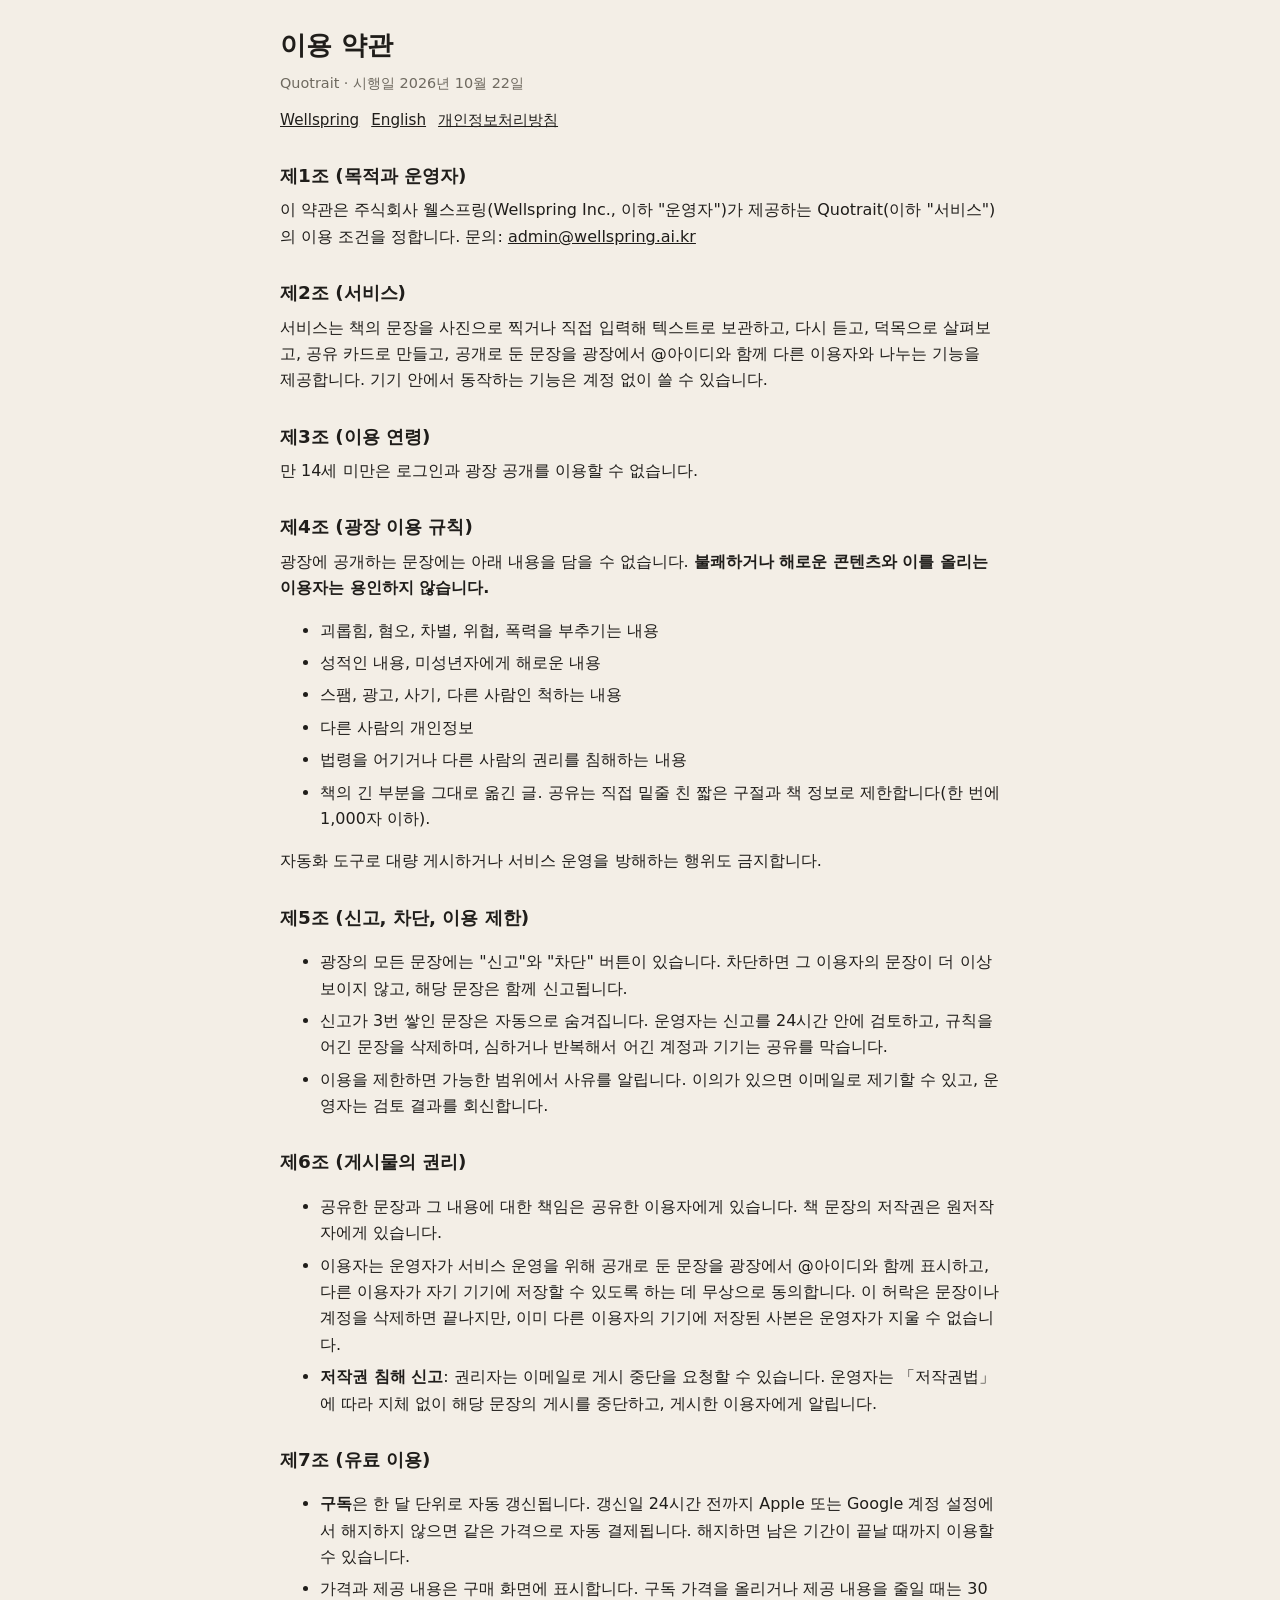
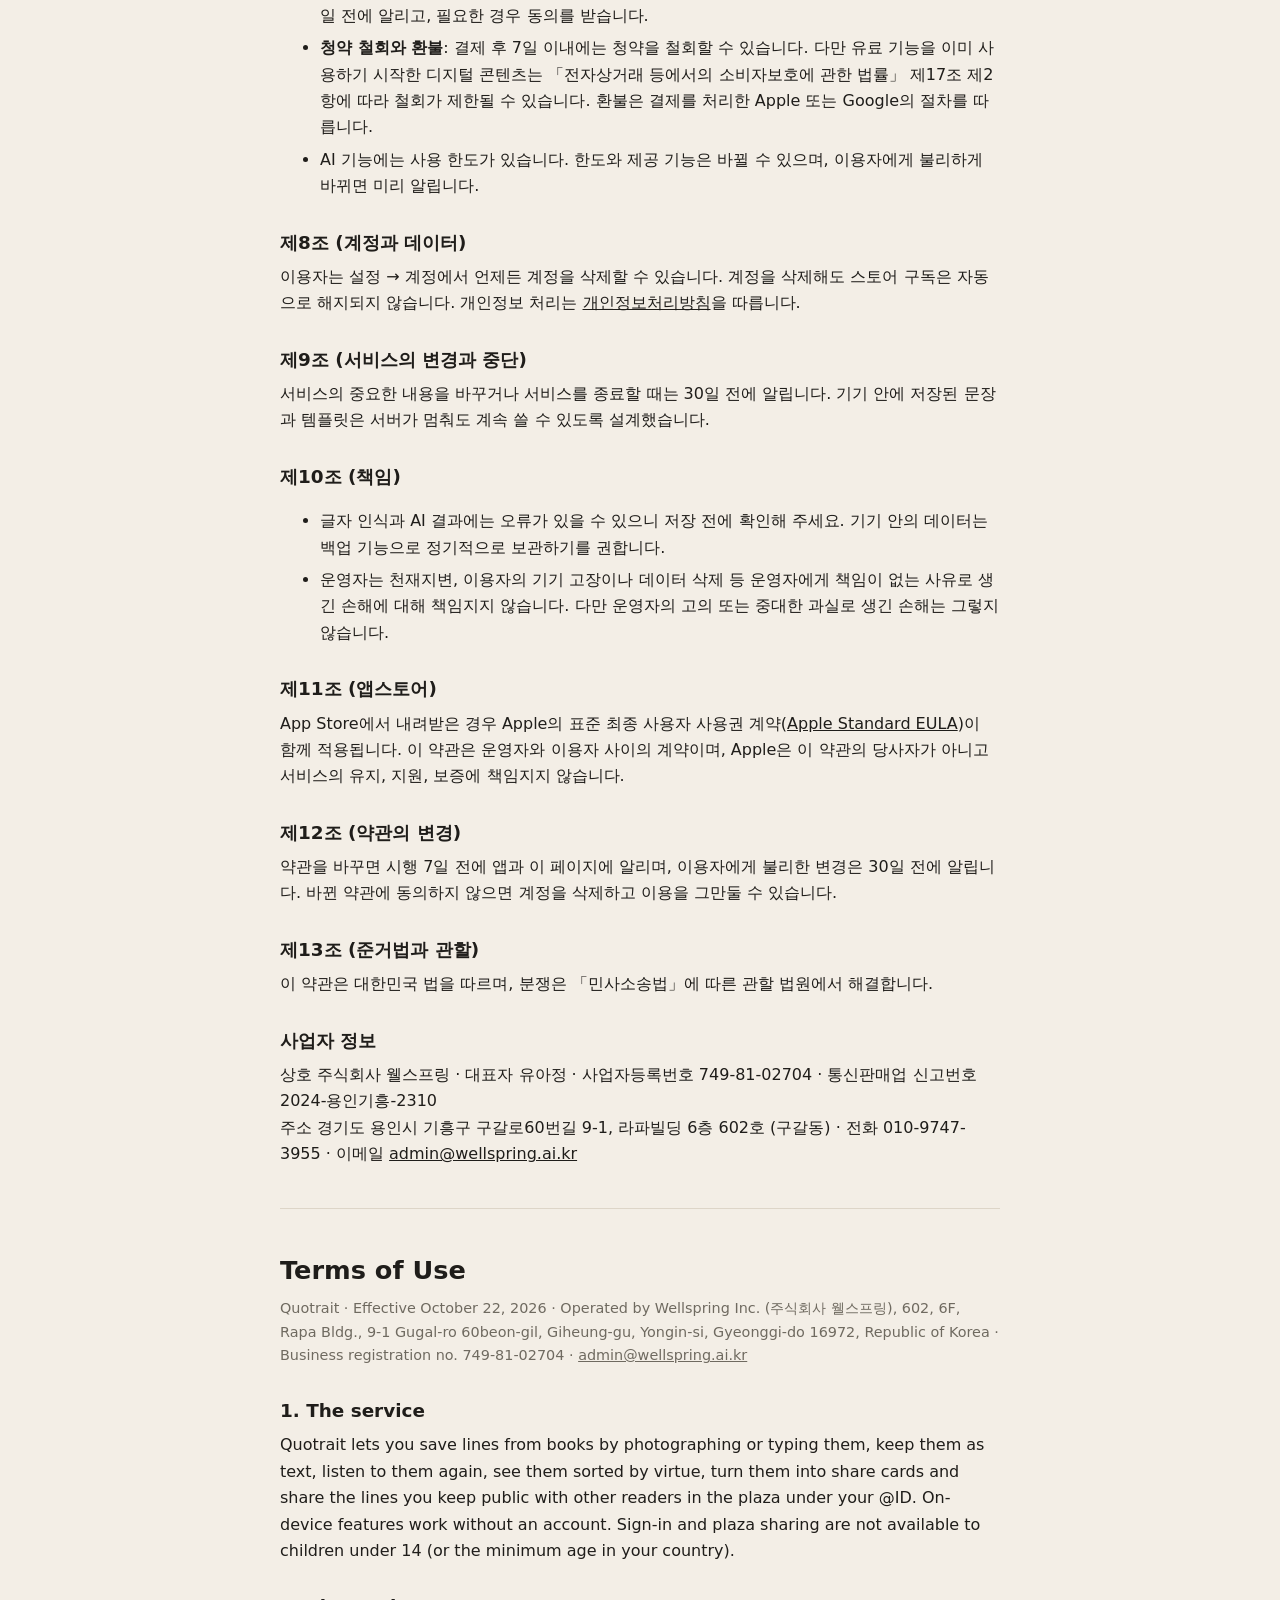
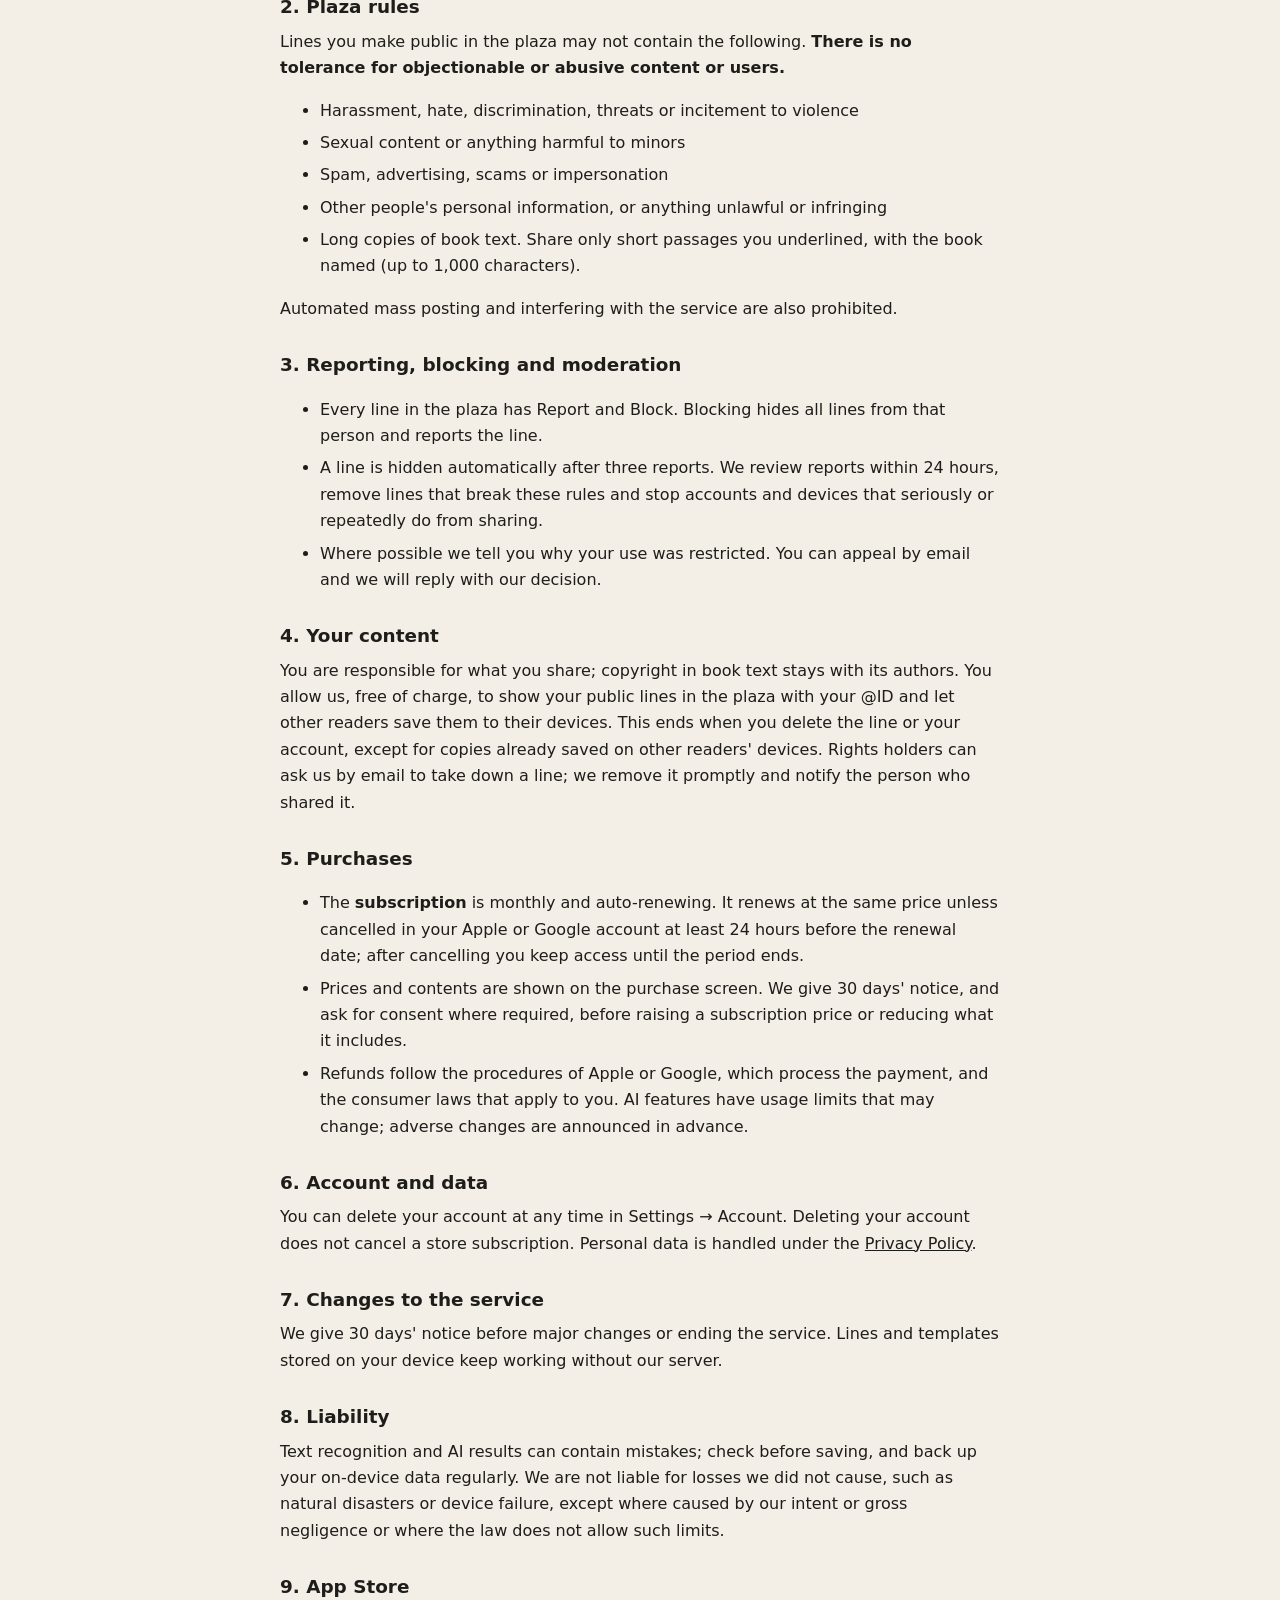
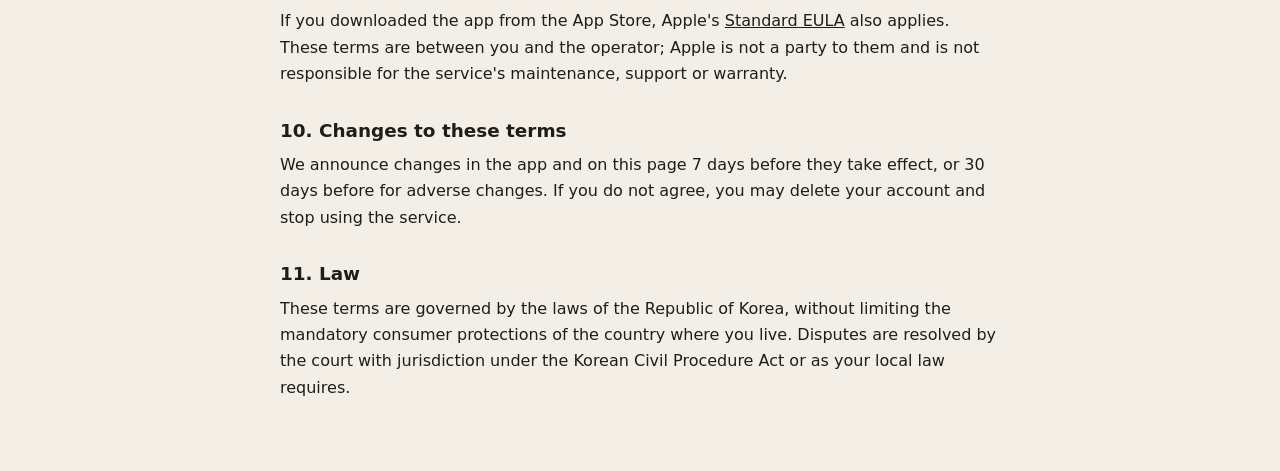
<file: quotrait/terms.html>
<!doctype html>
<html lang="ko"><head><meta charset="utf-8"><meta name="viewport" content="width=device-width, initial-scale=1">
<title>Quotrait 이용 약관 · Terms of Use</title><style>:root { color-scheme: light dark; --bg: #F3EEE6; --ink: #1F1D1A; --muted: #6F6A60; --rule: #DDD5C8; }
@media (prefers-color-scheme: dark) { :root { --bg: #161417; --ink: #ECE7DD; --muted: #9A948A; --rule: #2E2B2F; } }
body { margin: 0; background: var(--bg); color: var(--ink); font: 16px/1.65 system-ui, -apple-system, "Noto Sans KR", sans-serif; }
main { max-width: 720px; margin: 0 auto; padding: 24px 16px 64px; }
h1 { font-size: 1.6rem; margin: 0 0 4px; } h2 { font-size: 1.15rem; margin: 28px 0 6px; }
p, li { margin: 6px 0; } .muted { color: var(--muted); font-size: .9rem; }
nav { display: flex; gap: 12px; margin: 12px 0 24px; font-size: .95rem; } a { color: inherit; }
hr { border: 0; border-top: 1px solid var(--rule); margin: 40px 0; }
table { width: 100%; border-collapse: collapse; font-size: .9rem; margin: 8px 0; display: block; overflow-x: auto; }
th, td { border: 1px solid var(--rule); padding: 6px 8px; text-align: left; vertical-align: top; min-width: 90px; }
th { background: color-mix(in srgb, var(--rule) 40%, transparent); }
</style></head>
<body><main>
<h1>이용 약관</h1>
<p class="muted">Quotrait · 시행일 2026년 10월 22일</p>
<nav><a href="/">Wellspring</a><a href="#en">English</a><a href="./privacy.html">개인정보처리방침</a></nav>

<h2>제1조 (목적과 운영자)</h2>
<p>이 약관은 주식회사 웰스프링(Wellspring Inc., 이하 "운영자")가 제공하는 Quotrait(이하 "서비스")의 이용 조건을 정합니다. 문의: <a href="mailto:admin@wellspring.ai.kr">admin@wellspring.ai.kr</a></p>

<h2>제2조 (서비스)</h2>
<p>서비스는 책의 문장을 사진으로 찍거나 직접 입력해 텍스트로 보관하고, 다시 듣고, 덕목으로 살펴보고, 공유 카드로 만들고, 공개로 둔 문장을 광장에서 @아이디와 함께 다른 이용자와 나누는 기능을 제공합니다. 기기 안에서 동작하는 기능은 계정 없이 쓸 수 있습니다.</p>

<h2>제3조 (이용 연령)</h2>
<p>만 14세 미만은 로그인과 광장 공개를 이용할 수 없습니다.</p>

<h2>제4조 (광장 이용 규칙)</h2>
<p>광장에 공개하는 문장에는 아래 내용을 담을 수 없습니다. <strong>불쾌하거나 해로운 콘텐츠와 이를 올리는 이용자는 용인하지 않습니다.</strong></p>
<ul>
<li>괴롭힘, 혐오, 차별, 위협, 폭력을 부추기는 내용</li>
<li>성적인 내용, 미성년자에게 해로운 내용</li>
<li>스팸, 광고, 사기, 다른 사람인 척하는 내용</li>
<li>다른 사람의 개인정보</li>
<li>법령을 어기거나 다른 사람의 권리를 침해하는 내용</li>
<li>책의 긴 부분을 그대로 옮긴 글. 공유는 직접 밑줄 친 짧은 구절과 책 정보로 제한합니다(한 번에 1,000자 이하).</li>
</ul>
<p>자동화 도구로 대량 게시하거나 서비스 운영을 방해하는 행위도 금지합니다.</p>

<h2>제5조 (신고, 차단, 이용 제한)</h2>
<ul>
<li>광장의 모든 문장에는 "신고"와 "차단" 버튼이 있습니다. 차단하면 그 이용자의 문장이 더 이상 보이지 않고, 해당 문장은 함께 신고됩니다.</li>
<li>신고가 3번 쌓인 문장은 자동으로 숨겨집니다. 운영자는 신고를 24시간 안에 검토하고, 규칙을 어긴 문장을 삭제하며, 심하거나 반복해서 어긴 계정과 기기는 공유를 막습니다.</li>
<li>이용을 제한하면 가능한 범위에서 사유를 알립니다. 이의가 있으면 이메일로 제기할 수 있고, 운영자는 검토 결과를 회신합니다.</li>
</ul>

<h2>제6조 (게시물의 권리)</h2>
<ul>
<li>공유한 문장과 그 내용에 대한 책임은 공유한 이용자에게 있습니다. 책 문장의 저작권은 원저작자에게 있습니다.</li>
<li>이용자는 운영자가 서비스 운영을 위해 공개로 둔 문장을 광장에서 @아이디와 함께 표시하고, 다른 이용자가 자기 기기에 저장할 수 있도록 하는 데 무상으로 동의합니다. 이 허락은 문장이나 계정을 삭제하면 끝나지만, 이미 다른 이용자의 기기에 저장된 사본은 운영자가 지울 수 없습니다.</li>
<li><strong>저작권 침해 신고</strong>: 권리자는 이메일로 게시 중단을 요청할 수 있습니다. 운영자는 「저작권법」에 따라 지체 없이 해당 문장의 게시를 중단하고, 게시한 이용자에게 알립니다.</li>
</ul>

<h2>제7조 (유료 이용)</h2>
<ul>
<li><strong>구독</strong>은 한 달 단위로 자동 갱신됩니다. 갱신일 24시간 전까지 Apple 또는 Google 계정 설정에서 해지하지 않으면 같은 가격으로 자동 결제됩니다. 해지하면 남은 기간이 끝날 때까지 이용할 수 있습니다.</li>
<li>가격과 제공 내용은 구매 화면에 표시합니다. 구독 가격을 올리거나 제공 내용을 줄일 때는 30일 전에 알리고, 필요한 경우 동의를 받습니다.</li>
<li><strong>청약 철회와 환불</strong>: 결제 후 7일 이내에는 청약을 철회할 수 있습니다. 다만 유료 기능을 이미 사용하기 시작한 디지털 콘텐츠는 「전자상거래 등에서의 소비자보호에 관한 법률」 제17조 제2항에 따라 철회가 제한될 수 있습니다. 환불은 결제를 처리한 Apple 또는 Google의 절차를 따릅니다.</li>
<li>AI 기능에는 사용 한도가 있습니다. 한도와 제공 기능은 바뀔 수 있으며, 이용자에게 불리하게 바뀌면 미리 알립니다.</li>
</ul>

<h2>제8조 (계정과 데이터)</h2>
<p>이용자는 설정 → 계정에서 언제든 계정을 삭제할 수 있습니다. 계정을 삭제해도 스토어 구독은 자동으로 해지되지 않습니다. 개인정보 처리는 <a href="./privacy.html">개인정보처리방침</a>을 따릅니다.</p>

<h2>제9조 (서비스의 변경과 중단)</h2>
<p>서비스의 중요한 내용을 바꾸거나 서비스를 종료할 때는 30일 전에 알립니다. 기기 안에 저장된 문장과 템플릿은 서버가 멈춰도 계속 쓸 수 있도록 설계했습니다.</p>

<h2>제10조 (책임)</h2>
<ul>
<li>글자 인식과 AI 결과에는 오류가 있을 수 있으니 저장 전에 확인해 주세요. 기기 안의 데이터는 백업 기능으로 정기적으로 보관하기를 권합니다.</li>
<li>운영자는 천재지변, 이용자의 기기 고장이나 데이터 삭제 등 운영자에게 책임이 없는 사유로 생긴 손해에 대해 책임지지 않습니다. 다만 운영자의 고의 또는 중대한 과실로 생긴 손해는 그렇지 않습니다.</li>
</ul>

<h2>제11조 (앱스토어)</h2>
<p>App Store에서 내려받은 경우 Apple의 표준 최종 사용자 사용권 계약(<a href="https://www.apple.com/legal/internet-services/itunes/dev/stdeula/">Apple Standard EULA</a>)이 함께 적용됩니다. 이 약관은 운영자와 이용자 사이의 계약이며, Apple은 이 약관의 당사자가 아니고 서비스의 유지, 지원, 보증에 책임지지 않습니다.</p>

<h2>제12조 (약관의 변경)</h2>
<p>약관을 바꾸면 시행 7일 전에 앱과 이 페이지에 알리며, 이용자에게 불리한 변경은 30일 전에 알립니다. 바뀐 약관에 동의하지 않으면 계정을 삭제하고 이용을 그만둘 수 있습니다.</p>

<h2>제13조 (준거법과 관할)</h2>
<p>이 약관은 대한민국 법을 따르며, 분쟁은 「민사소송법」에 따른 관할 법원에서 해결합니다.</p>

<h2>사업자 정보</h2>
<p>상호 주식회사 웰스프링 · 대표자 유아정 · 사업자등록번호 749-81-02704 · 통신판매업 신고번호 2024-용인기흥-2310<br>
주소 경기도 용인시 기흥구 구갈로60번길 9-1, 라파빌딩 6층 602호 (구갈동) · 전화 010-9747-3955 · 이메일 <a href="mailto:admin@wellspring.ai.kr">admin@wellspring.ai.kr</a></p>

<hr>
<section id="en" lang="en">
<h1>Terms of Use</h1>
<p class="muted">Quotrait · Effective October 22, 2026 · Operated by Wellspring Inc. (주식회사 웰스프링), 602, 6F, Rapa Bldg., 9-1 Gugal-ro 60beon-gil, Giheung-gu, Yongin-si, Gyeonggi-do 16972, Republic of Korea · Business registration no. 749-81-02704 · <a href="mailto:admin@wellspring.ai.kr">admin@wellspring.ai.kr</a></p>
<h2>1. The service</h2>
<p>Quotrait lets you save lines from books by photographing or typing them, keep them as text, listen to them again, see them sorted by virtue, turn them into share cards and share the lines you keep public with other readers in the plaza under your @ID. On-device features work without an account. Sign-in and plaza sharing are not available to children under 14 (or the minimum age in your country).</p>
<h2>2. Plaza rules</h2>
<p>Lines you make public in the plaza may not contain the following. <strong>There is no tolerance for objectionable or abusive content or users.</strong></p>
<ul><li>Harassment, hate, discrimination, threats or incitement to violence</li>
<li>Sexual content or anything harmful to minors</li>
<li>Spam, advertising, scams or impersonation</li>
<li>Other people's personal information, or anything unlawful or infringing</li>
<li>Long copies of book text. Share only short passages you underlined, with the book named (up to 1,000 characters).</li></ul>
<p>Automated mass posting and interfering with the service are also prohibited.</p>
<h2>3. Reporting, blocking and moderation</h2>
<ul><li>Every line in the plaza has Report and Block. Blocking hides all lines from that person and reports the line.</li>
<li>A line is hidden automatically after three reports. We review reports within 24 hours, remove lines that break these rules and stop accounts and devices that seriously or repeatedly do from sharing.</li>
<li>Where possible we tell you why your use was restricted. You can appeal by email and we will reply with our decision.</li></ul>
<h2>4. Your content</h2>
<p>You are responsible for what you share; copyright in book text stays with its authors. You allow us, free of charge, to show your public lines in the plaza with your @ID and let other readers save them to their devices. This ends when you delete the line or your account, except for copies already saved on other readers' devices. Rights holders can ask us by email to take down a line; we remove it promptly and notify the person who shared it.</p>
<h2>5. Purchases</h2>
<ul><li>The <strong>subscription</strong> is monthly and auto-renewing. It renews at the same price unless cancelled in your Apple or Google account at least 24 hours before the renewal date; after cancelling you keep access until the period ends.</li>
<li>Prices and contents are shown on the purchase screen. We give 30 days' notice, and ask for consent where required, before raising a subscription price or reducing what it includes.</li>
<li>Refunds follow the procedures of Apple or Google, which process the payment, and the consumer laws that apply to you. AI features have usage limits that may change; adverse changes are announced in advance.</li></ul>
<h2>6. Account and data</h2>
<p>You can delete your account at any time in Settings → Account. Deleting your account does not cancel a store subscription. Personal data is handled under the <a href="./privacy.html">Privacy Policy</a>.</p>
<h2>7. Changes to the service</h2>
<p>We give 30 days' notice before major changes or ending the service. Lines and templates stored on your device keep working without our server.</p>
<h2>8. Liability</h2>
<p>Text recognition and AI results can contain mistakes; check before saving, and back up your on-device data regularly. We are not liable for losses we did not cause, such as natural disasters or device failure, except where caused by our intent or gross negligence or where the law does not allow such limits.</p>
<h2>9. App Store</h2>
<p>If you downloaded the app from the App Store, Apple's <a href="https://www.apple.com/legal/internet-services/itunes/dev/stdeula/">Standard EULA</a> also applies. These terms are between you and the operator; Apple is not a party to them and is not responsible for the service's maintenance, support or warranty.</p>
<h2>10. Changes to these terms</h2>
<p>We announce changes in the app and on this page 7 days before they take effect, or 30 days before for adverse changes. If you do not agree, you may delete your account and stop using the service.</p>
<h2>11. Law</h2>
<p>These terms are governed by the laws of the Republic of Korea, without limiting the mandatory consumer protections of the country where you live. Disputes are resolved by the court with jurisdiction under the Korean Civil Procedure Act or as your local law requires.</p>
</section>
</main></body></html>
</file>
<file: style.css>
:root { color-scheme: light dark; --bg: #F5F1EA; --card: #FFFDF9; --ink: #1F1D1A; --muted: #6A655B; --rule: #E2DACD; --accent: #8A6A2F; --accent-ink: #FFFFFF; }
@media (prefers-color-scheme: dark) { :root { --bg: #151315; --card: #1D1A1D; --ink: #ECE7DD; --muted: #A09A90; --rule: #2E2B2F; --accent: #D2B074; --accent-ink: #1A1712; } }
* { box-sizing: border-box; }
html { -webkit-text-size-adjust: 100%; }
body { margin: 0; background: var(--bg); color: var(--ink); font: 16px/1.7 system-ui, -apple-system, "Segoe UI", "Noto Sans KR", sans-serif; }
img { max-width: 100%; display: block; }
a { color: inherit; }
.wrap { max-width: 1040px; margin: 0 auto; padding: 0 16px; }

/* 상단 */
.top { border-bottom: 1px solid var(--rule); background: var(--bg); position: sticky; top: 0; z-index: 5; }
.top .wrap { display: flex; align-items: center; justify-content: space-between; gap: 12px; min-height: 60px; flex-wrap: wrap; }
.brand { font-weight: 700; text-decoration: none; letter-spacing: .01em; }
.brand span { color: var(--muted); font-weight: 500; margin-left: 6px; font-size: .9rem; }
.nav { display: flex; gap: 18px; flex-wrap: wrap; font-size: .95rem; }
.nav a { text-decoration: none; color: var(--muted); padding: 4px 0; }
.nav a:hover, .nav a[aria-current] { color: var(--ink); }

/* 첫 화면 */
.hero { padding: 64px 0 48px; }
.eyebrow { font-size: .8rem; text-transform: uppercase; letter-spacing: .14em; color: var(--accent); margin: 0 0 12px; }
h1 { font-size: clamp(1.9rem, 4.4vw, 2.9rem); line-height: 1.2; margin: 0 0 16px; letter-spacing: -.01em; }
.lead { font-size: 1.15rem; max-width: 680px; margin: 0; }
.ko { color: var(--muted); }
.lead.ko { font-size: 1rem; margin-top: 8px; }
.hero-img { margin-top: 36px; border-radius: 16px; overflow: hidden; aspect-ratio: 16 / 7; }
.hero-img img { width: 100%; height: 100%; object-fit: cover; }

section { padding: 48px 0; border-top: 1px solid var(--rule); }
h2 { font-size: 1.6rem; margin: 0 0 8px; line-height: 1.3; }
h3 { font-size: 1.15rem; margin: 0 0 6px; }
.sub { color: var(--muted); margin: 0 0 28px; max-width: 680px; }

/* 카드 */
.grid { display: grid; gap: 20px; grid-template-columns: repeat(auto-fit, minmax(280px, 1fr)); }
.card { background: var(--card); border: 1px solid var(--rule); border-radius: 16px; overflow: hidden; display: flex; flex-direction: column; }
.card .pic { aspect-ratio: 16 / 10; overflow: hidden; background: var(--rule); }
.card .pic img { width: 100%; height: 100%; object-fit: cover; }
.card .pic.icon { display: grid; place-items: center; background: linear-gradient(135deg, #2A2119, #4A3923); }
.card .pic.icon img { width: 120px; height: 120px; border-radius: 26px; box-shadow: 0 8px 24px rgba(0,0,0,.35); }
.card .body { padding: 20px 22px 24px; display: flex; flex-direction: column; gap: 6px; flex: 1; }
.card p { margin: 0; }
.more { margin-top: auto; padding-top: 12px; font-weight: 600; text-decoration: none; color: var(--accent); }

ul.list { margin: 8px 0 0; padding-left: 20px; }
ul.list li { margin: 4px 0; }

.btns { display: flex; flex-wrap: wrap; gap: 10px; margin-top: 20px; }
.btn { display: inline-block; text-decoration: none; border: 1px solid var(--rule); border-radius: 999px; padding: 9px 18px; font-size: .95rem; background: var(--card); }
.btn.primary { background: var(--accent); color: var(--accent-ink); border-color: var(--accent); }

/* 사실 표 */
dl.facts { display: grid; grid-template-columns: max-content 1fr; gap: 10px 24px; margin: 0; }
dl.facts dt { color: var(--muted); }
dl.facts dd { margin: 0; overflow-wrap: anywhere; }

/* 사진 모음 */
.gallery { display: grid; gap: 12px; grid-template-columns: repeat(auto-fill, minmax(220px, 1fr)); }
.gallery figure { margin: 0; border-radius: 12px; overflow: hidden; background: var(--card); border: 1px solid var(--rule); }
.gallery img { width: 100%; aspect-ratio: 4 / 3; object-fit: cover; }
.gallery figcaption { padding: 8px 12px; font-size: .88rem; color: var(--muted); }

.feature-grid { display: grid; gap: 16px; grid-template-columns: repeat(auto-fit, minmax(240px, 1fr)); }
.feature { background: var(--card); border: 1px solid var(--rule); border-radius: 14px; padding: 20px; }
.feature p { margin: 0; }

.app-head { display: flex; gap: 20px; align-items: center; flex-wrap: wrap; }
.app-head img { width: 96px; height: 96px; border-radius: 22px; }

footer { border-top: 1px solid var(--rule); padding: 32px 0 48px; color: var(--muted); font-size: .88rem; }
footer .cols { display: flex; flex-wrap: wrap; gap: 8px 28px; justify-content: space-between; }
footer p { margin: 2px 0; }
footer nav { display: flex; gap: 16px; flex-wrap: wrap; }

@media (max-width: 600px) {
  .hero { padding: 40px 0 32px; }
  .hero-img { aspect-ratio: 4 / 3; }
  dl.facts { grid-template-columns: 1fr; gap: 2px; }
  dl.facts dd { margin-bottom: 12px; }
  .nav { gap: 14px; font-size: .9rem; }
}
</file>
